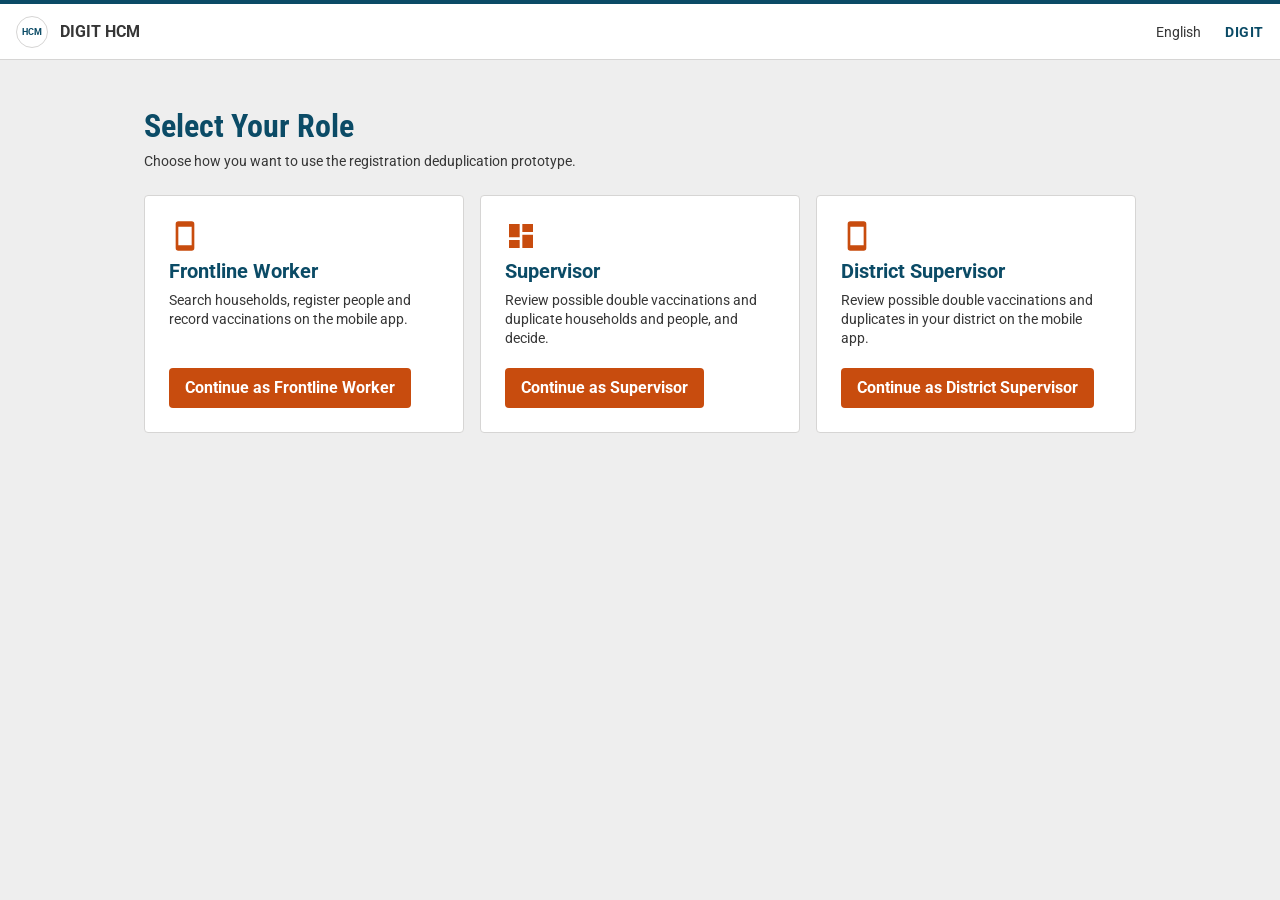
<file: index.html>
<!DOCTYPE html>
<html lang="en">
<head>
<meta charset="UTF-8" />
<meta name="viewport" content="width=device-width, initial-scale=1.0" />
<title>Duplication Flow – Select Your Role</title>
<link rel="preconnect" href="https://fonts.googleapis.com">
<link rel="preconnect" href="https://fonts.gstatic.com" crossorigin>
<link href="https://fonts.googleapis.com/css2?family=Roboto+Condensed:wght@400;700&family=Roboto:wght@400;500;700&display=swap" rel="stylesheet">
<link rel="stylesheet" href="supervisor.css?v=16" />
</head>
<body class="role-page">
  <header class="topbar">
    <div class="brand"><span class="brand-mark">HCM</span><span>DIGIT HCM</span></div>
    <div class="topbar-right"><span>English</span><span class="brand-digit">DIGIT</span></div>
  </header>
  <main class="role-main">
    <h1 class="page-title">Select Your Role</h1>
    <p class="page-desc">Choose how you want to use the registration deduplication prototype.</p>
    <ul class="role-list">
      <li>
        <a class="role-card" href="worker.html">
          <svg viewBox="0 0 24 24" aria-hidden="true"><path fill="currentColor" d="M17 1H7a2 2 0 0 0-2 2v18a2 2 0 0 0 2 2h10a2 2 0 0 0 2-2V3a2 2 0 0 0-2-2zm0 18H7V5h10v14z"/></svg>
          <span class="role-name">Frontline Worker</span>
          <span class="role-desc">Search households, register people and record vaccinations on the mobile app.</span>
          <span class="btn btn-primary">Continue as Frontline Worker</span>
        </a>
      </li>
      <li>
        <a class="role-card" href="supervisor.html">
          <svg viewBox="0 0 24 24" aria-hidden="true"><path fill="currentColor" d="M3 13h8V3H3v10zm0 8h8v-6H3v6zm10 0h8V11h-8v10zm0-18v6h8V3h-8z"/></svg>
          <span class="role-name">Supervisor</span>
          <span class="role-desc">Review possible double vaccinations and duplicate households and people, and decide.</span>
          <span class="btn btn-primary">Continue as Supervisor</span>
        </a>
      </li>
      <li>
        <a class="role-card" href="district.html">
          <svg viewBox="0 0 24 24" aria-hidden="true"><path fill="currentColor" d="M17 1H7a2 2 0 0 0-2 2v18a2 2 0 0 0 2 2h10a2 2 0 0 0 2-2V3a2 2 0 0 0-2-2zm0 18H7V5h10v14z"/></svg>
          <span class="role-name">District Supervisor</span>
          <span class="role-desc">Review possible double vaccinations and duplicates in your district on the mobile app.</span>
          <span class="btn btn-primary">Continue as District Supervisor</span>
        </a>
      </li>
    </ul>
  </main>
</body>
</html>
</file>
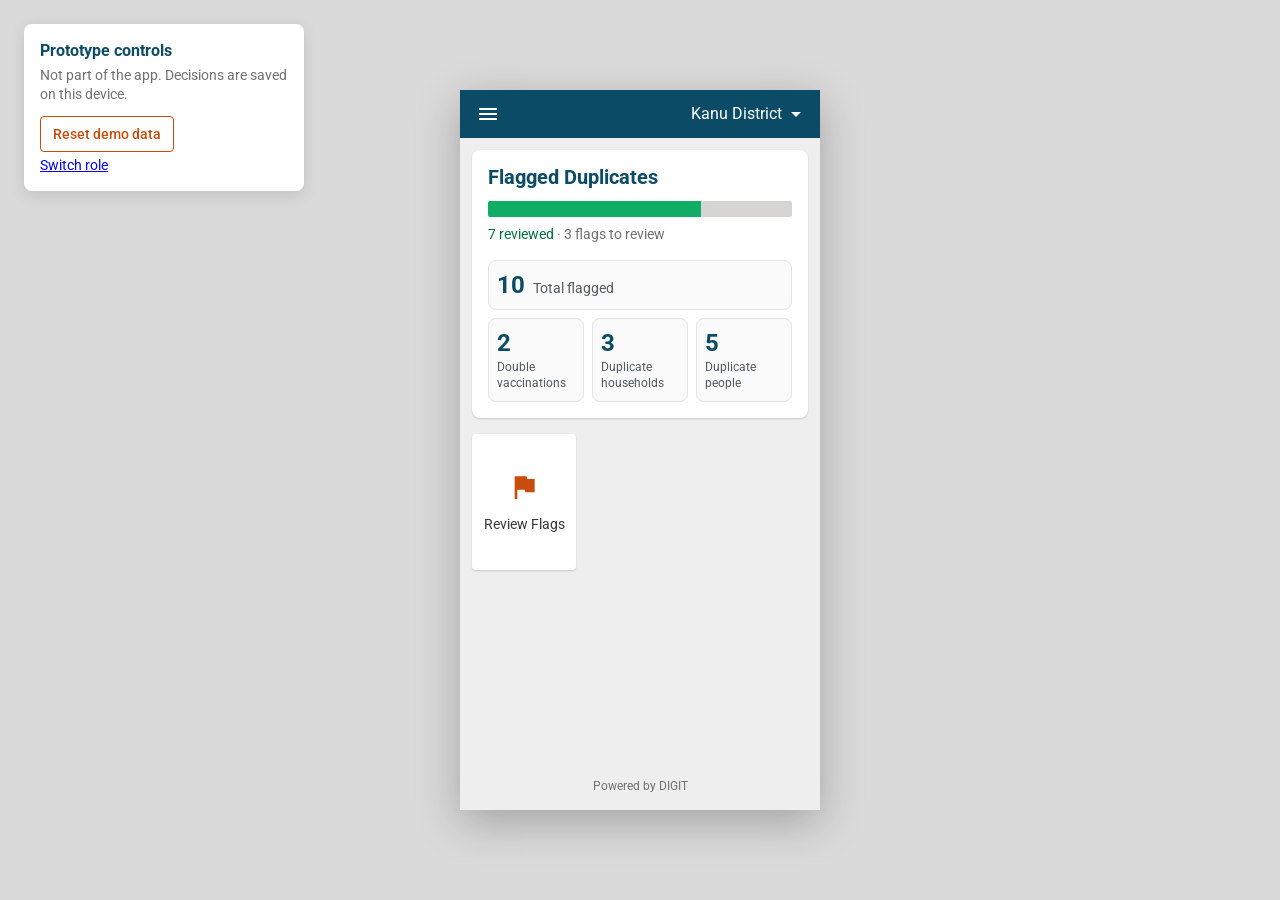
<file: district.html>
<!DOCTYPE html>
<html lang="en">
<head>
<meta charset="UTF-8" />
<meta name="viewport" content="width=device-width, initial-scale=1.0, viewport-fit=cover" />
<meta name="theme-color" content="#0B4B66" />
<title>Duplication Flow – District Supervisor</title>
<link rel="preconnect" href="https://fonts.googleapis.com">
<link rel="preconnect" href="https://fonts.gstatic.com" crossorigin>
<link href="https://fonts.googleapis.com/css2?family=Roboto+Condensed:wght@400;700&family=Roboto:wght@400;500;700&display=swap" rel="stylesheet">
<link rel="stylesheet" href="app.css?v=5" />
<link rel="stylesheet" href="district.css?v=19" />
</head>
<body>
  <aside class="demo" aria-labelledby="demo-title">
    <h2 id="demo-title">Prototype controls</h2>
    <p class="demo-note">Not part of the app. Decisions are saved on this device.</p>
    <button id="demo-reset" type="button">Reset demo data</button>
    <p class="demo-note"><a href="index.html">Switch role</a></p>
  </aside>
  <main class="phone" id="phone" aria-live="polite"></main>
  <script src="district.js?v=28"></script>
</body>
</html>
</file>
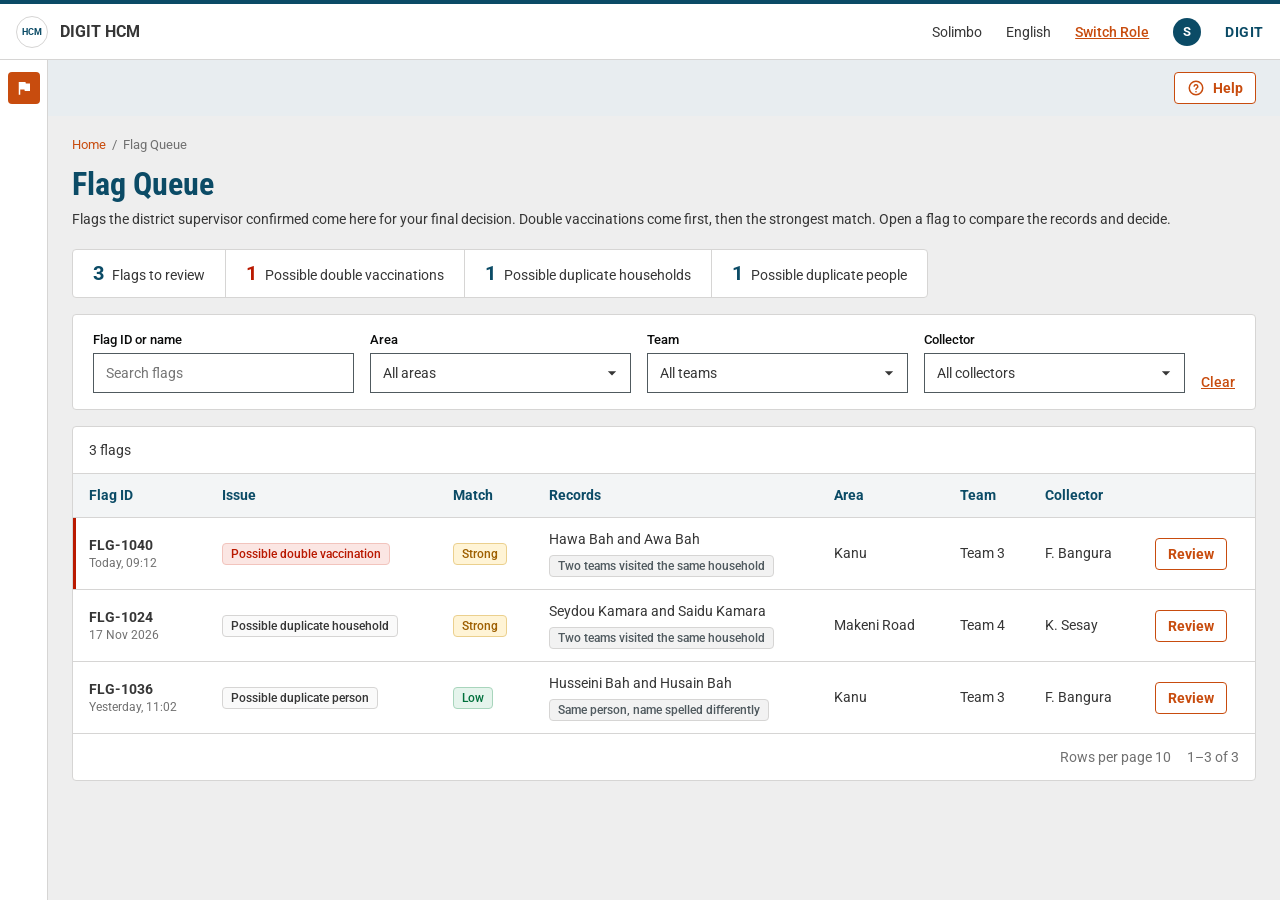
<file: supervisor.html>
<!DOCTYPE html>
<html lang="en">
<head>
<meta charset="UTF-8" />
<meta name="viewport" content="width=device-width, initial-scale=1.0" />
<title>Flag Queue – Duplication Flow</title>
<link rel="preconnect" href="https://fonts.googleapis.com">
<link rel="preconnect" href="https://fonts.gstatic.com" crossorigin>
<link href="https://fonts.googleapis.com/css2?family=Roboto+Condensed:wght@400;700&family=Roboto:wght@400;500;700&display=swap" rel="stylesheet">
<link rel="stylesheet" href="supervisor.css?v=39" />
</head>
<body>
  <header class="topbar">
    <div class="brand"><span class="brand-mark">HCM</span><span>DIGIT HCM</span></div>
    <div class="topbar-right">
      <span>Solimbo</span>
      <span>English</span>
      <a class="role-switch" href="index.html">Switch Role</a>
      <span class="avatar" aria-label="Supervisor">S</span>
      <span class="brand-digit">DIGIT</span>
    </div>
  </header>
  <div class="shell">
    <nav class="sidenav" aria-label="Supervisor">
      <a href="#/flags" data-nav="flags" aria-label="Flag queue" title="Flag queue"><svg viewBox="0 0 24 24" aria-hidden="true"><path fill="currentColor" d="M14.4 6 14 4H5v17h2v-7h5.6l.4 2h7V6z"/></svg></a>
    </nav>
    <div class="content">
      <div class="subbar">
        <button class="btn btn-secondary btn-sm" type="button" data-action="help">
          <svg viewBox="0 0 24 24" fill="none" aria-hidden="true"><circle cx="12" cy="12" r="9" stroke="currentColor" stroke-width="2"/><path d="M9.5 9.5a2.5 2.5 0 0 1 4.9.7c0 1.6-2.4 2.1-2.4 3.6" stroke="currentColor" stroke-width="2" stroke-linecap="round"/><circle cx="12" cy="17" r="1.1" fill="currentColor"/></svg>Help
        </button>
      </div>
      <main class="page" id="page" tabindex="-1"></main>
    </div>
  </div>
  <div class="toast" id="toast" role="status" hidden></div>
  <script src="supervisor.js?v=39"></script>
</body>
</html>
</file>
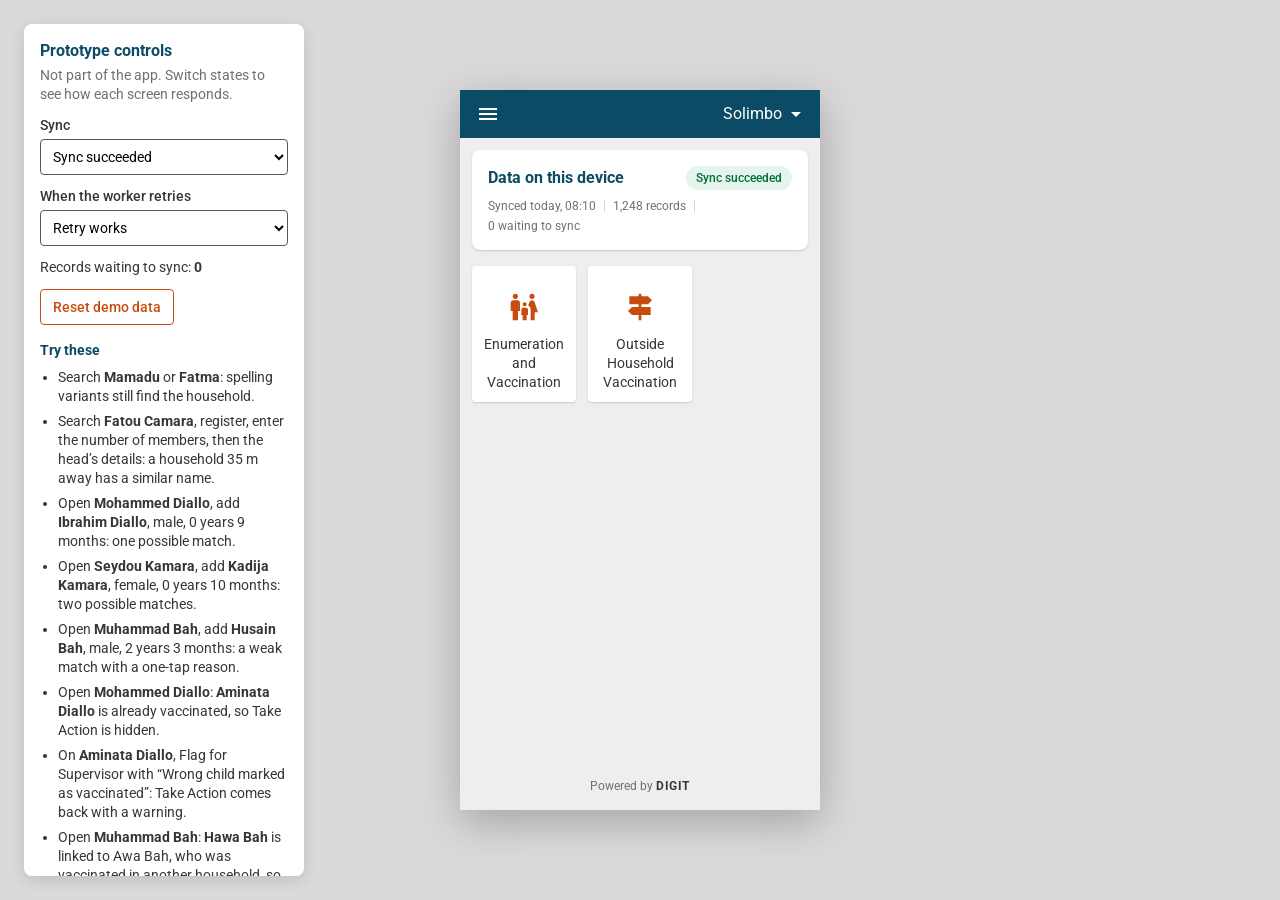
<file: worker.html>
<!DOCTYPE html>
<html lang="en">
<head>
<meta charset="UTF-8" />
<meta name="viewport" content="width=device-width, initial-scale=1.0, viewport-fit=cover" />
<meta name="theme-color" content="#0B4B66" />
<title>Duplication Flow – Frontline Worker</title>
<link rel="preconnect" href="https://fonts.googleapis.com">
<link rel="preconnect" href="https://fonts.gstatic.com" crossorigin>
<link href="https://fonts.googleapis.com/css2?family=Roboto+Condensed:wght@400;700&family=Roboto:wght@400;500;700&display=swap" rel="stylesheet">
<link rel="stylesheet" href="app.css?v=5" />
</head>
<body>
  <aside class="demo" id="demo" aria-labelledby="demo-title">
    <h2 id="demo-title">Prototype controls</h2>
    <p class="demo-note">Not part of the app. Switch states to see how each screen responds.</p>
    <label for="demo-sync">Sync</label>
    <select id="demo-sync">
      <option value="ok">Sync succeeded</option>
      <option value="pending">Sync pending</option>
      <option value="failed">Sync failed</option>
    </select>
    <label for="demo-retry">When the worker retries</label>
    <select id="demo-retry">
      <option value="yes">Retry works</option>
      <option value="no">Retry fails</option>
    </select>
    <p class="demo-stat">Records waiting to sync: <b id="demo-pending">0</b></p>
    <button id="demo-reset" type="button">Reset demo data</button>

    <h3>Try these</h3>
    <ul>
      <li>Search <b>Mamadu</b> or <b>Fatma</b>: spelling variants still find the household.</li>
      <li>Search <b>Fatou Camara</b>, register, enter the number of members, then the head’s details: a household 35 m away has a similar name.</li>
      <li>Open <b>Mohammed Diallo</b>, add <b>Ibrahim Diallo</b>, male, 0 years 9 months: one possible match.</li>
      <li>Open <b>Seydou Kamara</b>, add <b>Kadija Kamara</b>, female, 0 years 10 months: two possible matches.</li>
      <li>Open <b>Muhammad Bah</b>, add <b>Husain Bah</b>, male, 2 years 3 months: a weak match with a one-tap reason.</li>
      <li>Open <b>Mohammed Diallo</b>: <b>Aminata Diallo</b> is already vaccinated, so Take Action is hidden.</li>
      <li>On <b>Aminata Diallo</b>, Flag for Supervisor with “Wrong child marked as vaccinated”: Take Action comes back with a warning.</li>
      <li>Open <b>Muhammad Bah</b>: <b>Hawa Bah</b> is linked to Awa Bah, who was vaccinated in another household, so Hawa shows vaccinated too.</li>
      <li>Register a new household with a head under 18: the age is rejected.</li>
      <li>Set sync to <b>Sync failed</b>, then search <b>Barry</b>: that household wasn’t downloaded.</li>
      <li>With <b>Sync failed</b>, Take Action on <b>Ibrahima Diallo</b>: vaccination sync failed warning.</li>
    </ul>
  </aside>

  <main class="phone" id="phone" aria-live="polite"></main>

  <script src="app.js?v=18"></script>
</body>
</html>
</file>
<file: supervisor.css>
/* Supervisor dashboard – DIGIT HCM web layout (matches Manage Registers / Studio User Management). */
:root {
  --primary-1: #C84C0E;
  --primary-1-bg: #FBEEE8;
  --primary-2: #0B4B66;
  --text: #363636;
  --text-2: #707070;
  --border: #D6D5D4;
  --bg: #EEEEEE;
  --subbar: #E8EDF0;
  --paper: #FFFFFF;
  --paper-2: #FAFAFA;
  --head: #F3F5F6;
  --error: #B91900;  --error-bg: #FBE6E3;
  --success: #00703C; --success-bg: #E5F4EC;
  --warning: #9E5F00; --warning-bg: #FFF4D6;
  --info: #0057BD;   --info-bg: #E6EEF8;
}
* { box-sizing: border-box; margin: 0; padding: 0; }
body { font-family: 'Roboto', system-ui, sans-serif; color: var(--text); background: var(--bg); font-size: 16px; line-height: 22px; }
button, input, select, textarea { font: inherit; color: inherit; }
button { background: none; border: 0; cursor: pointer; }
a { color: inherit; }
:focus-visible { outline: 2px solid var(--primary-1); outline-offset: 2px; }
.sr-only { position: absolute; width: 1px; height: 1px; overflow: hidden; clip: rect(0 0 0 0); white-space: nowrap; }
[hidden] { display: none !important; }

/* ---------- Top bar ---------- */
.topbar { height: 60px; display: flex; align-items: center; justify-content: space-between; padding: 0 16px; background: var(--paper); border-top: 4px solid var(--primary-2); border-bottom: 1px solid var(--border); position: sticky; top: 0; z-index: 20; }
.brand { display: flex; align-items: center; gap: 12px; font-weight: 700; color: var(--text); }
.brand-mark { width: 32px; height: 32px; border-radius: 50%; border: 1px solid var(--border); display: grid; place-items: center; font-size: 9px; font-weight: 700; color: var(--primary-2); }
.topbar-right { display: flex; align-items: center; gap: 24px; font-size: 14px; }
.brand-digit { font-weight: 700; color: var(--primary-2); letter-spacing: .04em; }
.avatar { width: 28px; height: 28px; border-radius: 50%; background: var(--primary-2); color: #fff; display: grid; place-items: center; font-size: 13px; font-weight: 700; }
.role-switch { color: var(--primary-1); font-weight: 500; text-decoration: underline; }

/* ---------- Shell ---------- */
.shell { display: flex; min-height: calc(100vh - 60px); }
.sidenav { width: 48px; flex: 0 0 48px; background: var(--paper); border-right: 1px solid var(--border); padding-top: 12px; display: flex; flex-direction: column; align-items: center; gap: 4px; align-self: stretch; }
.sidenav a { width: 32px; height: 32px; border-radius: 4px; display: grid; place-items: center; color: var(--text); }
.sidenav a svg { width: 18px; height: 18px; }
.sidenav a[aria-current="page"] { background: var(--primary-1); color: #fff; }
.sidenav a:hover:not([aria-current="page"]) { background: var(--paper-2); }
.content { flex: 1 1 auto; min-width: 0; }
.subbar { height: 56px; display: flex; align-items: center; justify-content: flex-end; gap: 12px; padding: 0 24px; background: var(--subbar); }
.page { padding: 20px 24px 48px; }
.page:focus { outline: none; }

/* ---------- Page head ---------- */
.crumbs { display: flex; gap: 6px; font-size: 13px; line-height: 18px; color: var(--text-2); }
.crumbs a { color: var(--primary-1); text-decoration: none; }
.crumbs a:hover { text-decoration: underline; }
.page-head { margin-top: 12px; display: flex; align-items: flex-start; justify-content: space-between; gap: 24px; }
.page-title { font-family: 'Roboto Condensed', 'Roboto', sans-serif; font-weight: 700; font-size: 32px; line-height: 36px; color: var(--primary-2); }
.page-desc { margin-top: 8px; font-size: 14px; line-height: 19px; color: var(--text); }
.head-actions { display: flex; gap: 12px; flex: 0 0 auto; }

/* ---------- Buttons ---------- */
.btn { height: 40px; padding: 0 16px; display: inline-flex; align-items: center; justify-content: center; gap: 8px; border-radius: 4px; font-size: 16px; font-weight: 700; line-height: 22px; text-decoration: none; white-space: nowrap; }
.btn svg { width: 18px; height: 18px; }
.btn-primary { background: var(--primary-1); color: #fff; }
.btn-secondary { background: var(--paper); color: var(--primary-1); border: 1px solid var(--primary-1); }
.btn-sm { height: 32px; padding: 0 12px; font-size: 14px; }
.btn:disabled { background: #C5C5C5; color: #fff; border-color: #C5C5C5; cursor: not-allowed; }
.btn-secondary:disabled { background: var(--paper); color: #C5C5C5; }
.link { color: var(--primary-1); font-weight: 500; text-decoration: underline; font-size: 14px; }

/* ---------- Stat strip ---------- */
.stats { margin-top: 20px; display: inline-flex; flex-wrap: wrap; background: var(--paper); border: 1px solid var(--border); border-radius: 4px; }
.stat { display: flex; align-items: baseline; gap: 8px; padding: 12px 20px; }
.stat + .stat { border-left: 1px solid var(--border); }
.stat b { font-size: 20px; line-height: 23px; color: var(--primary-2); }
.stat span { font-size: 14px; line-height: 19px; color: var(--text); }
.stat.is-alert b { color: var(--error); }

/* ---------- Cards, filters ---------- */
.card { margin-top: 16px; background: var(--paper); border: 1px solid var(--border); border-radius: 4px; }
.card-pad { padding: 16px 20px; }
.card-title { font-size: 20px; line-height: 23px; font-weight: 700; color: var(--primary-2); }
.card-sub { margin-top: 4px; font-size: 14px; line-height: 19px; color: var(--text-2); }
.filters { display: flex; flex-wrap: wrap; align-items: flex-end; gap: 12px 16px; padding: 16px 20px; }
.filter { display: flex; flex-direction: column; gap: 4px; min-width: 170px; flex: 1 1 170px; }
.filter label { font-size: 13px; line-height: 18px; font-weight: 500; color: #0B0C0C; }
.input, select.input { height: 40px; border: 1px solid #505A5F; border-radius: 0; background: var(--paper); padding: 0 12px; font-size: 14px; width: 100%; }
select.input { appearance: none; -webkit-appearance: none; padding-right: 32px; background-image: url("data:image/svg+xml,%3Csvg xmlns='http://www.w3.org/2000/svg' viewBox='0 0 24 24'%3E%3Cpath fill='%23363636' d='M7 10l5 5 5-5z'/%3E%3C/svg%3E"); background-repeat: no-repeat; background-position: right 8px center; background-size: 20px; }
.input:focus { outline: none; border: 2px solid var(--primary-1); padding: 0 11px; }
textarea.input { height: auto; min-height: 80px; padding: 10px 12px; resize: vertical; }
.filter-actions { display: flex; align-items: center; gap: 16px; margin-left: auto; }

/* ---------- Table ---------- */
.table-bar { display: flex; align-items: center; justify-content: space-between; gap: 12px; padding: 12px 16px; font-size: 14px; color: var(--text); }
.table-wrap { overflow-x: auto; }
table.data { width: 100%; border-collapse: collapse; font-size: 14px; line-height: 19px; }
table.data th { background: var(--head); color: var(--primary-2); font-weight: 700; text-align: left; padding: 12px 16px; border-top: 1px solid var(--border); border-bottom: 1px solid var(--border); white-space: nowrap; }
table.data td { padding: 12px 16px; border-bottom: 1px solid var(--border); vertical-align: middle; }
table.data tbody tr:hover td { background: var(--paper-2); }
table.data tr.is-alert td:first-child { box-shadow: inset 3px 0 0 var(--error); }
.cell-strong { font-weight: 700; color: var(--text); }
.cell-sub { display: block; font-size: 12px; line-height: 16px; color: var(--text-2); }
.table-foot { display: flex; align-items: center; justify-content: flex-end; gap: 16px; padding: 12px 16px; font-size: 14px; color: var(--text-2); }
.empty-row td { text-align: center; padding: 40px 16px; color: var(--text); }

/* ---------- Tags ---------- */
.tag { display: inline-flex; align-items: center; gap: 4px; height: 22px; padding: 0 8px; border-radius: 4px; border: 1px solid; font-size: 12px; line-height: 16px; font-weight: 500; white-space: nowrap; }
.tag svg { width: 12px; height: 12px; }
.tag-error { color: var(--error); background: var(--error-bg); border-color: #F2C4BD; }
.tag-warning { color: var(--warning); background: var(--warning-bg); border-color: #EBD08E; }
.tag-success { color: var(--success); background: var(--success-bg); border-color: #A8D5BC; }
.tag-info { color: var(--info); background: var(--info-bg); border-color: #B3CBEA; }
.tag-neutral { color: var(--text); background: var(--paper-2); border-color: var(--border); }

/* ---------- Review (S2 / S3) ---------- */
.rec-pair { margin-top: 16px; display: grid; grid-template-columns: 1fr 1fr; gap: 16px; }
.rec { background: var(--paper-2); border: 1px solid var(--border); border-radius: 4px; padding: 16px; min-width: 0; }
.rec-head { display: flex; align-items: baseline; justify-content: space-between; gap: 8px; padding-bottom: 12px; border-bottom: 1px solid var(--border); }
.rec-head h3 { font-size: 16px; line-height: 18px; font-weight: 700; color: var(--primary-2); }
.rec-id { font-size: 12px; line-height: 16px; color: var(--text-2); font-weight: 500; }
.rec-rows { margin-top: 4px; }
.rec-rows > div { display: grid; grid-template-columns: 42% 1fr; gap: 12px; padding: 10px 8px; margin: 0 -8px; border-bottom: 1px solid #ECECEC; font-size: 14px; line-height: 19px; }
.rec-rows > div:last-child { border-bottom: 0; }
.rec-rows dt { color: var(--text-2); }
.rec-rows dd { color: var(--text); word-break: break-word; }
.rec-rows > div[class^="m-"] { border-radius: 4px; box-shadow: inset 3px 0 0 var(--m-c); background: var(--m-bg); }
.rec-rows > div[class^="m-"] dd { font-weight: 500; }
.m-same { --m-c: var(--success); --m-bg: #F6FCF8; }
.m-similar { --m-c: #B57F00; --m-bg: #FFFAEB; }
.m-diff { --m-c: var(--error); --m-bg: #FFF8F7; }
.m-legend { list-style: none; margin-top: 12px; display: flex; gap: 16px; font-size: 12px; line-height: 16px; color: var(--text); }
.m-legend li { display: inline-flex; align-items: center; gap: 6px; }
.m-legend li::before { content: ""; width: 12px; height: 12px; border-radius: 2px; background: var(--m-bg); box-shadow: inset 3px 0 0 var(--m-c); border: 1px solid var(--m-c); }
.rec-sub { display: block; margin-top: 2px; font-size: 12px; line-height: 16px; font-weight: 500; color: var(--warning); }
.sub-title { margin-top: 24px; font-size: 16px; line-height: 18px; font-weight: 700; color: var(--primary-2); }
.person-pair { margin-top: 16px; }
.person-pair-head { display: flex; align-items: center; justify-content: space-between; gap: 12px; }
.person-pair-head h4 { font-size: 14px; line-height: 19px; font-weight: 700; color: var(--text); }
.person-pair .rec-pair { margin-top: 8px; }
.rec-empty p { margin-top: 12px; font-size: 14px; line-height: 19px; color: var(--text-2); }
.pair-list { margin-top: 12px; display: flex; flex-direction: column; gap: 8px; }
.pair-row { display: grid; grid-template-columns: 1fr 1fr auto; gap: 16px; align-items: center; background: var(--paper-2); border: 1px solid var(--border); border-radius: 4px; padding: 12px 16px; font-size: 14px; line-height: 19px; }
.pair-row > div { display: flex; flex-direction: column; gap: 2px; min-width: 0; }
.pair-lbl { font-size: 12px; line-height: 16px; color: var(--text-2); }
.pair-match { align-items: flex-end; }
.pair-none { font-size: 12px; color: var(--text-2); }
.rec-notes { margin-top: 16px; display: grid; gap: 12px; }
.rec-notes > div { background: var(--paper-2); border: 1px solid var(--border); border-radius: 4px; padding: 12px 16px; }
.rec-notes h3 { font-size: 14px; line-height: 19px; font-weight: 700; color: var(--primary-2); }
.rec-notes p { margin-top: 2px; font-size: 14px; line-height: 19px; color: var(--text); }
@media (max-width: 1100px) { .rec-pair { grid-template-columns: 1fr; } }
.review-side { position: sticky; top: 76px; }
.review-side > .card { margin-top: 16px; }
.review-grid { display: grid; grid-template-columns: minmax(0, 2fr) minmax(300px, 1fr); gap: 16px; align-items: start; }
.signals { display: flex; flex-wrap: wrap; gap: 6px; margin-top: 12px; }
.cmp { width: 100%; border-collapse: collapse; font-size: 14px; line-height: 19px; margin-top: 12px; }
.cmp th, .cmp td { padding: 10px 12px; border-bottom: 1px solid var(--border); text-align: left; vertical-align: top; }
.cmp thead th { background: var(--head); color: var(--primary-2); font-weight: 700; }
.cmp tbody th { color: var(--text-2); font-weight: 400; width: 26%; }
.cmp td.is-diff { background: var(--warning-bg); font-weight: 500; }
.section-label { margin-top: 20px; font-size: 16px; line-height: 18px; font-weight: 700; color: var(--primary-2); }
.meta { display: grid; grid-template-columns: auto 1fr; gap: 8px 16px; margin-top: 12px; font-size: 14px; line-height: 19px; }
.meta dt { color: var(--text-2); }
.map { margin-top: 12px; border: 1px solid var(--border); border-radius: 4px; background: #E9EFE8; display: block; width: 100%; height: auto; }
.decide { display: flex; flex-direction: column; gap: 10px; border: 0; padding: 0; min-width: 0; }
.decide legend { padding: 0; margin-bottom: 4px; }
.radio { display: flex; align-items: flex-start; gap: 10px; font-size: 16px; line-height: 22px; cursor: pointer; }
.radio input { appearance: none; -webkit-appearance: none; width: 20px; height: 20px; margin-top: 1px; flex: 0 0 20px; border: 1px solid #505A5F; border-radius: 50%; display: grid; place-items: center; cursor: pointer; }
.radio input::after { content: ""; width: 10px; height: 10px; border-radius: 50%; background: var(--primary-1); transform: scale(0); }
.radio input:checked { border-color: var(--primary-1); }
.radio input:checked::after { transform: scale(1); }
.radio small { display: block; font-size: 13px; line-height: 18px; color: var(--text-2); }
.field { margin-top: 16px; display: flex; flex-direction: column; gap: 4px; }
.field > label { font-size: 14px; line-height: 19px; font-weight: 500; color: #0B0C0C; }
.err { font-size: 13px; color: var(--error); }
.card-actions { margin-top: 20px; display: flex; justify-content: flex-end; gap: 12px; }
.done-note { margin-top: 12px; padding: 10px 12px; border-radius: 4px; background: var(--success-bg); color: var(--success); font-size: 14px; }

/* ---------- Tabs (S4) ---------- */
.tabs { display: flex; gap: 0; border-bottom: 1px solid var(--border); padding: 0 16px; }
.tab { padding: 12px 16px; font-size: 14px; font-weight: 500; color: var(--text-2); border-bottom: 3px solid transparent; margin-bottom: -1px; }
.tab[aria-selected="true"] { color: var(--primary-1); border-bottom-color: var(--primary-1); font-weight: 700; }
.alias-names { display: flex; flex-wrap: wrap; gap: 4px; }
.row-actions { display: flex; gap: 8px; }

/* ---------- Insights (S5): single-series bar lists ---------- */
.insight-grid { display: grid; grid-template-columns: repeat(2, minmax(0, 1fr)); gap: 16px; }
@media (max-width: 900px) { .insight-grid { grid-template-columns: 1fr; } }
.bars { list-style: none; margin-top: 16px; display: flex; flex-direction: column; gap: 10px; }
.bar-row { display: grid; grid-template-columns: 130px 1fr 52px; align-items: center; gap: 12px; font-size: 14px; line-height: 19px; position: relative; }
.bar-label { color: var(--text); overflow: hidden; text-overflow: ellipsis; white-space: nowrap; }
.bar-track { height: 16px; display: flex; align-items: center; }
.bar { height: 12px; min-width: 2px; background: var(--primary-2); border-radius: 0 4px 4px 0; }
.bar-row:hover .bar, .bar-row:focus-within .bar { background: #083A50; }
.bar-val { text-align: right; font-variant-numeric: tabular-nums; color: var(--text); font-weight: 500; }
.bar-tip { position: absolute; left: 140px; bottom: calc(100% + 4px); padding: 6px 10px; background: #363636; color: #fff; border-radius: 4px; font-size: 12px; line-height: 16px; white-space: nowrap; opacity: 0; pointer-events: none; transition: opacity .1s; z-index: 2; }
.bar-row:hover .bar-tip, .bar-row:focus-within .bar-tip { opacity: 1; }
.chart-note { margin-top: 12px; font-size: 12px; line-height: 16px; color: var(--text-2); }
.toggle-table { margin-top: 12px; }

/* ---------- Toast ---------- */
.toast { position: fixed; left: 50%; bottom: 24px; transform: translateX(-50%); background: #363636; color: #fff; padding: 12px 16px; border-radius: 4px; font-size: 14px; z-index: 50; max-width: 90vw; }

/* ---------- Role select page ---------- */
.role-page { background: var(--bg); }
.role-main { max-width: 1040px; margin: 0 auto; padding: 48px 24px; }
.role-list { list-style: none; margin-top: 24px; display: grid; grid-template-columns: repeat(auto-fit, minmax(240px, 1fr)); gap: 16px; }
.role-card { height: 100%; display: flex; flex-direction: column; align-items: flex-start; gap: 8px; padding: 24px; background: var(--paper); border: 1px solid var(--border); border-radius: 4px; text-decoration: none; }
.role-card:hover { border-color: var(--primary-1); }
.role-card > svg { width: 32px; height: 32px; color: var(--primary-1); }
.role-name { font-size: 20px; line-height: 23px; font-weight: 700; color: var(--primary-2); }
.role-desc { font-size: 14px; line-height: 19px; color: var(--text); flex: 1 1 auto; }
.role-card .btn { margin-top: 12px; }

@media (max-width: 900px) {
  .review-grid { grid-template-columns: 1fr; }
  .page-head { flex-direction: column; }
}
@media (max-width: 600px) {
  .page { padding: 16px; }
  .subbar { padding: 0 16px; }
  .page-title { font-size: 28px; line-height: 32px; }
  .stats { display: flex; }
  .stat { flex: 1 1 50%; }
  .stat + .stat { border-left: 0; }
}

/* ---------- S5 Duplication Dashboard ---------- */
.kpis { margin-top: 20px; display: grid; grid-template-columns: repeat(4, minmax(0, 1fr)); gap: 16px; }
.kpi { background: var(--paper); border: 1px solid var(--border); border-radius: 4px; padding: 16px 20px; display: flex; flex-direction: column; gap: 4px; }
.kpi-num { font-size: 32px; line-height: 36px; font-weight: 700; color: var(--primary-2); font-variant-numeric: tabular-nums; }
.kpi.is-alert .kpi-num { color: var(--error); }
.kpi-label { font-size: 14px; line-height: 19px; font-weight: 500; color: var(--text); }
.kpi-note { font-size: 12px; line-height: 16px; color: var(--text-2); }
.dash-grid { margin-top: 16px; display: grid; grid-template-columns: repeat(2, minmax(0, 1fr)); gap: 16px; }
.dash-grid > .card { margin-top: 0; }
.chart-card { display: flex; flex-direction: column; }
.chart-card .toggle-table { align-self: flex-start; margin-top: auto; padding-top: 12px; }
.donut-wrap { margin-top: 16px; display: flex; align-items: center; gap: 24px; flex-wrap: wrap; }
.donut { width: 180px; height: 180px; flex: 0 0 180px; }
.donut .slice { stroke: var(--paper); stroke-width: 2; cursor: pointer; }
.donut .slice:hover, .donut .slice:focus { opacity: .85; outline: none; }
.donut-total { font-size: 28px; font-weight: 700; fill: var(--primary-2); font-family: 'Roboto', sans-serif; }
.donut-unit { font-size: 12px; fill: var(--text-2); font-family: 'Roboto', sans-serif; }
.legend { list-style: none; flex: 1 1 180px; display: flex; flex-direction: column; gap: 8px; font-size: 14px; line-height: 19px; }
.legend li { display: grid; grid-template-columns: 12px 1fr auto 44px; gap: 8px; align-items: center; }
.legend .sw { width: 12px; height: 12px; border-radius: 3px; }
.lg-label { color: var(--text); }
.lg-val { color: var(--text); font-weight: 700; font-variant-numeric: tabular-nums; text-align: right; }
.lg-pct { color: var(--text-2); font-variant-numeric: tabular-nums; text-align: right; }
.trend { margin-top: 12px; width: 100%; height: auto; display: block; }
.trend .grid { stroke: #E6E6E6; stroke-width: 1; }
.trend .axis { font-size: 11px; fill: var(--text-2); font-family: 'Roboto', sans-serif; }
.trend-line { fill: none; stroke: var(--primary-2); stroke-width: 2; stroke-linejoin: round; }
.trend .pt circle { fill: var(--primary-2); stroke: var(--paper); stroke-width: 2; }
.trend .pt .hit { fill: transparent; }
.trend .pt:hover circle, .trend .pt:focus circle { r: 6; }
.trend .pt:focus { outline: none; }
.chart-tip { position: fixed; z-index: 60; padding: 6px 10px; background: #363636; color: #fff; border-radius: 4px; font-size: 12px; line-height: 16px; pointer-events: none; white-space: nowrap; }
@media (max-width: 1100px) { .kpis { grid-template-columns: repeat(2, minmax(0, 1fr)); } }
@media (max-width: 900px) { .dash-grid { grid-template-columns: 1fr; } }


/* Sync failed notice: same component in desktop and mobile review */
.sync-notice { margin-top: 16px; display: flex; gap: 10px; padding: 12px; border-radius: 4px; background: #FFF4D6; border-left: 4px solid #B57F00; color: var(--text); font-size: 14px; line-height: 19px; }
.sync-notice > svg { flex: 0 0 20px; width: 20px; height: 20px; color: #B57F00; }
.sync-notice-title { font-weight: 700; color: #6B4A00; margin-bottom: 2px; }

/* Review summary: label above value, in a row */
.review-main > .card + .card, .review-main > .sync-notice + .card { margin-top: 16px; }
.review-main > .card:first-child { margin-top: 16px; }
.flag-kv { display: flex; flex-wrap: wrap; gap: 16px 48px; }
.flag-kv dt { font-size: 12px; line-height: 16px; color: var(--text-2); }
.flag-kv dd { margin-top: 4px; font-size: 16px; line-height: 20px; font-weight: 700; color: var(--primary-2); }

/* Possible cause row in the summary */
.cause-val { display: inline-flex; align-items: center; gap: 6px; color: #8A5A00; font-weight: 700; }
.cause-val svg { width: 18px; height: 18px; flex: 0 0 18px; }
.cause-sub { display: block; margin-top: 2px; font-size: 13px; line-height: 18px; font-weight: 400; color: #707070; }

/* Summary hierarchy: reason + match, possible cause, then small meta */
.sum-top { display: flex; align-items: flex-start; justify-content: space-between; gap: 12px; }
.sum-reason { font-size: 20px; line-height: 24px; font-weight: 700; color: var(--primary-2); }
.sum-top > :last-child { flex: 0 0 auto; margin-top: 2px; }
.sum-cause { margin-top: 8px; display: flex; align-items: center; gap: 6px; font-size: 14px; line-height: 19px; color: #8A5A00; }
.sum-cause svg { width: 18px; height: 18px; flex: 0 0 18px; }
.sum-cause b { font-weight: 700; }
.sum-wreason { margin-top: 6px; font-size: 14px; line-height: 19px; color: var(--text); }
.sum-meta { margin-top: 12px; padding-top: 12px; border-top: 1px solid #ECECEC; display: flex; flex-wrap: wrap; gap: 8px 24px; }
.sum-meta > div { display: flex; gap: 6px; align-items: baseline; }
.sum-meta dt { font-size: 13px; line-height: 18px; color: #707070; }
.sum-meta dd { font-size: 13px; line-height: 18px; font-weight: 500; color: var(--text); }

/* Summary: label left, value right; reason first */
.kv-rows > div { display: flex; align-items: center; justify-content: space-between; gap: 16px; padding: 10px 0; border-bottom: 1px solid #ECECEC; }
.kv-rows > div:first-child { padding-top: 0; }
.kv-rows > div:last-child { border-bottom: 0; padding-bottom: 0; }
.kv-rows dt { font-size: 14px; line-height: 19px; color: #505A5F; }
.kv-rows dd { font-size: 14px; line-height: 19px; font-weight: 500; color: var(--text); text-align: right; }
.kv-rows dd.kv-main { font-size: 16px; line-height: 20px; font-weight: 700; color: var(--primary-2); }
.kv-rows dd.kv-cause { display: inline-flex; align-items: center; gap: 6px; font-weight: 700; color: #8A5A00; }
.kv-rows dd.kv-cause svg { width: 18px; height: 18px; flex: 0 0 18px; }

.flag-kv dd.kv-cause { display: inline-flex; align-items: center; gap: 6px; color: #8A5A00; }
.flag-kv dd.kv-cause svg { width: 18px; height: 18px; flex: 0 0 18px; }
.flag-kv dd.kv-cause svg { display: none; }

/* District supervisor's response, shown to the supervisor */
.ds-card { border-left: 4px solid var(--primary-2); }
.ds-card .flag-kv { margin-top: 12px; }
.ds-comment { margin-top: 12px; font-size: 14px; line-height: 19px; color: var(--text); }
.ds-sub { color: var(--primary-2) !important; font-weight: 500; }

/* Neutral cause tag */
.cause-tag { display: inline-block; margin-top: 4px; padding: 2px 8px; border-radius: 4px; border: 1px solid var(--border); background: #F2F2F2; color: #505A5F; font-size: 12px; line-height: 16px; font-weight: 500; }
td .cause-tag { display: block; width: fit-content; margin-top: 6px; }
</file>
<file: app.css>
/* Polio – Outside Household Vaccination (mobile prototype)
   All sizes are in 360 × 720 frame units, measured off the
   Transit Post Overview reference screen. */

:root {
  --primary-1: #C84C0E;      /* orange – CTAs, help, focus */
  --primary-2: #0B4B66;      /* teal – headings, status bar, values */
  --bg: #EEEEEE;
  --paper: #FFFFFF;
  --paper-2: #FAFAFA;        /* chip fill */
  --text: #363636;            /* text primary (no black except input labels) */
  --text-2: #707070;          /* text secondary */
  --border: #D6D5D4;
  --input-border: #505A5F;
  --tag-bg: #DEEFFF;
  --success: #00703C;
  --error: #B91900;
  --card-shadow: 0 1px 2px rgba(0, 0, 0, 0.16);
}

* { box-sizing: border-box; margin: 0; padding: 0; }
html, body { height: 100%; }
body {
  font-family: 'Roboto', system-ui, sans-serif;
  color: var(--text);
  background: #DADADA;
  -webkit-font-smoothing: antialiased;
}
button, input { font: inherit; color: inherit; }
button { background: none; border: 0; cursor: pointer; }
:focus-visible { outline: 2px solid var(--primary-1); outline-offset: 2px; }
.page-title:focus { outline: none; }
[hidden] { display: none !important; }
.sr-only { position: absolute; width: 1px; height: 1px; overflow: hidden; clip: rect(0 0 0 0); white-space: nowrap; }

/* ---------- App frame ----------
   Full screen on phones; on larger screens a 360 × 720 phone is centred. */
body { display: flex; align-items: center; justify-content: center; min-height: 100vh; }
.phone {
  position: relative;
  width: 360px; height: 720px;
  background: var(--bg);
  overflow: hidden;
  display: flex; flex-direction: column;
  box-shadow: 0 12px 40px rgba(0,0,0,.25);
}
@media (max-width: 500px) {
  body { display: block; background: var(--bg); }
  .phone { width: 100%; height: 100vh; height: 100dvh; box-shadow: none; }
}

/* ---------- Status bar + app bar ---------- */
.status-bar { height: 24px; flex: 0 0 24px; background: var(--primary-2); }
.app-bar {
  height: 48px; flex: 0 0 48px;
  display: flex; align-items: center; justify-content: space-between;
  padding: 0 8px 0 12px;
}
.back-btn { display: inline-flex; align-items: center; gap: 6px; font-size: 16px; line-height: 22px; color: var(--primary-2); height: 40px; }
.back-btn svg { width: 8px; height: 10px; }
.help-btn { display: inline-flex; align-items: center; gap: 6px; font-size: 16px; line-height: 22px; color: var(--primary-1); height: 40px; }
.help-btn svg { width: 24px; height: 24px; }

/* ---------- Scroll body + footer ---------- */
.body { flex: 1 1 auto; overflow-y: auto; padding: 6px 12px 16px; }
.body::-webkit-scrollbar { width: 0; }
.footer {
  flex: 0 0 auto;
  background: var(--paper);
  padding: 16px 12px;
  box-shadow: 0 -1px 2px rgba(0,0,0,.06);
  display: flex; flex-direction: column; gap: 12px;
}

/* ---------- Location tag ---------- */
.tag {
  display: inline-flex; align-items: center; gap: 10px;
  height: 32px; padding: 0 15px 0 14px;
  background: var(--tag-bg);
  border: 1px solid rgba(11, 75, 102, .55);
  border-radius: 999px;
  font-size: 16px; line-height: 22px; color: var(--primary-2);
  max-width: 100%;
}
.tag svg { width: 16px; height: 16px; flex: 0 0 16px; }
.tag span { white-space: nowrap; overflow: hidden; text-overflow: ellipsis; }

/* ---------- Typography ---------- */
.page-title {
  margin-top: 14px;
  font-family: 'Roboto Condensed', 'Roboto', sans-serif;
  font-weight: 700; font-size: 32px; line-height: 36px;
  color: var(--primary-2);
}
.section-title {
  margin: 12px 0 16px;
  font-weight: 700; font-size: 16px; line-height: 22px;
  color: var(--primary-2);
}
.page-desc { margin-top: 4px; font-size: 16px; line-height: 22px; color: var(--text-2); }

/* ---------- Card ---------- */
.card {
  margin-top: 16px;
  background: var(--paper);
  border-radius: 8px;
  box-shadow: var(--card-shadow);
  padding: 16px;
}
.section-title + .card { margin-top: 0; }

/* label / value pairs (Transit post name, type …) */
.pairs { display: flex; flex-direction: column; gap: 16px; }
.pair { display: grid; grid-template-columns: 117px 1fr; column-gap: 16px; font-size: 16px; line-height: 22px; }
.pair dt { font-weight: 700; color: var(--text); }
.pair dd { color: var(--text); word-break: break-word; }

/* metric card (37 / Vaccinated Children) */
.metric-value { font-weight: 700; font-size: 24px; line-height: 27px; color: var(--primary-2); }
.metric-label { margin-top: 4px; font-size: 14px; line-height: 19px; color: var(--text); }
.chips { margin-top: 16px; display: grid; grid-template-columns: 1fr 1fr; gap: 12px; }
.chip {
  height: 34px; display: flex; align-items: center;
  padding: 0 8px;
  background: var(--paper-2);
  border: 1px solid var(--border);
  border-radius: 4px;
  font-size: 14px; line-height: 19px; color: var(--primary-2);
}
.chip b { font-weight: 700; margin-right: 4px; }

/* ---------- Buttons ---------- */
.btn {
  height: 40px; width: 100%;
  display: inline-flex; align-items: center; justify-content: center; gap: 8px;
  border-radius: 4px;
  font-size: 20px; font-weight: 700; line-height: 23px;
}
.btn svg { width: 24px; height: 24px; }
.btn-primary { background: var(--primary-1); color: #fff; }
.btn-primary:disabled { background: #C5C5C5; color: #fff; cursor: not-allowed; }   /* neutral grey, no orange tint */
.btn-secondary { background: var(--paper); color: var(--primary-1); border: 1px solid var(--primary-1); }
.btn-secondary:disabled { color: #C5C5C5; border-color: #C5C5C5; cursor: not-allowed; }
.btn-link { height: auto; width: auto; font-size: 16px; line-height: 22px; color: var(--primary-1); font-weight: 500; text-decoration: underline; }

/* ---------- Form fields ---------- */
.field { margin-top: 16px; }
.card .field:first-child { margin-top: 0; }
.field-label { display: block; font-size: 16px; line-height: 22px; font-weight: 400; color: #0B0C0C; margin-bottom: 4px; }
.field-label .req { color: var(--error); margin-left: 2px; }
.input {
  width: 100%; height: 40px;
  padding: 0 12px;
  border: 1px solid var(--input-border);
  border-radius: 4px;
  background: var(--paper);
  font-size: 16px;
}
.input:focus { outline: none; border: 2px solid var(--primary-1); padding: 0 11px; }
.input[readonly] { background: var(--paper-2); color: var(--text-2); }
.input.invalid { border: 2px solid var(--error); padding: 0 11px; }
.field-help { margin-top: 4px; font-size: 14px; line-height: 19px; color: var(--text-2); }
.field-error { margin-top: 4px; font-size: 14px; line-height: 19px; color: var(--error); display: flex; gap: 4px; align-items: center; }
.field-error[hidden] { display: none; }
.select-wrap { position: relative; }
.select-wrap select { appearance: none; -webkit-appearance: none; padding-right: 36px; cursor: pointer; }
.select-wrap svg { position: absolute; right: 10px; top: 8px; width: 24px; height: 24px; pointer-events: none; color: var(--text); }

/* radio group – full-width options */
.radios { display: flex; flex-direction: column; gap: 12px; border: 0; }
.radios.inline { flex-direction: row; gap: 24px; }
.radios legend { font-size: 16px; line-height: 22px; color: var(--text); margin-bottom: 8px; padding: 0; }
.radio { display: flex; align-items: center; gap: 12px; font-size: 16px; line-height: 22px; cursor: pointer; }
.radio input { appearance: none; -webkit-appearance: none; width: 24px; height: 24px; flex: 0 0 24px; border: 1px solid var(--input-border); border-radius: 50%; background: #fff; display: grid; place-items: center; cursor: pointer; }
.radio input::after { content: ""; width: 14px; height: 14px; border-radius: 50%; background: var(--primary-1); transform: scale(0); transition: transform .12s; }
.radio input:checked { border-color: var(--primary-1); }
.radio input:checked::after { transform: scale(1); }

/* option card – Select Vaccination Location (whole card is clickable) */
.option-list { list-style: none; }
.option-card {
  width: 100%; margin-top: 16px;
  display: flex; flex-direction: column; align-items: center; gap: 8px;
  background: var(--paper); border-radius: 8px; box-shadow: var(--card-shadow);
  padding: 16px; text-align: center; border: 1px solid transparent;
}
.option-card:hover { border-color: var(--border); }
.option-card:active { border-color: var(--primary-1); }
.option-card > .option-icon { width: 32px; height: 32px; flex: 0 0 32px; color: var(--primary-1); }
.option-main { width: 100%; }
.option-title { display: block; font-size: 20px; line-height: 23px; font-weight: 700; color: var(--primary-2); }
.option-sub { display: block; font-size: 14px; line-height: 19px; color: var(--text-2); margin-top: 4px; }

/* ---------- Search ---------- */
/* Search bar stays pinned to the top of the scroll area; bg strip hides cards scrolling under it. */
.search { position: sticky; top: -6px; z-index: 2; margin: 8px -12px 0; padding: 8px 12px; background: var(--bg); }
.search { display: flex; gap: 8px; align-items: stretch; }
.search-box { position: relative; flex: 1 1 auto; min-width: 0; }
.search-box svg { position: absolute; left: 10px; top: 8px; width: 24px; height: 24px; color: var(--text-2); pointer-events: none; }
.search .input, .search .input::placeholder { text-overflow: ellipsis; overflow: hidden; }

/* Filter button (beside search) */
.filter-btn { position: relative; flex: 0 0 auto; height: 40px; padding: 0 12px; display: inline-flex; align-items: center; gap: 6px; background: var(--paper); color: var(--primary-1); border: 1px solid var(--primary-1); border-radius: 4px; font-size: 16px; font-weight: 700; line-height: 20px; }
.filter-btn svg { width: 20px; height: 20px; }

/* Applied filter chips — DIGIT chip: #FAFAFA fill, divider border, 4px radius, grey close box */
.filter-chips { list-style: none; margin-top: 4px; display: flex; flex-wrap: wrap; align-items: center; gap: 8px; }
.filter-chip { display: inline-flex; align-items: center; gap: 8px; height: 36px; padding: 8px; background: var(--paper-2); border: 1px solid var(--border); border-radius: 4px; font-size: 14px; line-height: 19px; color: #363636; max-width: 100%; }
.filter-chip span { white-space: nowrap; overflow: hidden; text-overflow: ellipsis; }
.filter-chip-x { width: 24px; height: 24px; flex: 0 0 24px; display: grid; place-items: center; background: #787878; border: 1px solid #787878; border-radius: 4px; color: #fff; }
.filter-chip-x:hover { background: #505A5F; border-color: #505A5F; }
.filter-chip-x svg { width: 16px; height: 16px; }
.filter-clear-all { font-size: 14px; }

/* Filter dialog */
.dialog-backdrop { position: absolute; inset: 0; z-index: 10; display: flex; align-items: center; justify-content: center; padding: 16px; background: rgba(11, 12, 12, .5); }
.dialog-backdrop[hidden] { display: none; }
.dialog { width: 100%; max-width: 360px; background: var(--paper); border-radius: 8px; box-shadow: 0 8px 24px rgba(0, 0, 0, .24); padding: 16px; }
.dialog-head { display: flex; align-items: center; justify-content: space-between; margin-bottom: 16px; }
.dialog-title { display: inline-flex; align-items: center; gap: 8px; font-family: 'Roboto', sans-serif; font-weight: 700; font-size: 24px; line-height: 27px; color: var(--primary-2); }
.dialog-title svg { width: 24px; height: 24px; color: var(--primary-1); }
.dialog-close { width: 40px; height: 40px; margin-right: -8px; display: grid; place-items: center; color: var(--text); border-radius: 4px; }
.dialog-close svg { width: 24px; height: 24px; }
.filter-proximity { display: flex; align-items: center; justify-content: space-between; gap: 12px; font-size: 16px; line-height: 22px; color: var(--text); }
.switch { position: relative; width: 40px; height: 24px; flex: 0 0 40px; border-radius: 999px; background: #B1B4B6; transition: background .15s; }
.switch span { position: absolute; top: 3px; left: 3px; width: 18px; height: 18px; border-radius: 50%; background: #fff; box-shadow: 0 1px 2px rgba(0, 0, 0, .3); transition: transform .15s; }
.switch[aria-checked="true"] { background: var(--primary-1); }
.switch[aria-checked="true"] span { transform: translateX(16px); }
.dialog .field { margin-top: 16px; }
.dialog-actions { margin-top: 24px; }
.search .input { padding-left: 42px; }
.search .input:focus { padding-left: 41px; }
.search-meta { margin-top: 8px; display: flex; align-items: center; gap: 6px; font-size: 14px; line-height: 19px; color: var(--text-2); }
.search-meta svg { width: 16px; height: 16px; color: var(--primary-2); }

.loc-list { list-style: none; display: flex; flex-direction: column; gap: 16px; }
.loc-card { background: var(--paper); border-radius: 8px; box-shadow: var(--card-shadow); padding: 16px; }
.loc-name { font-family: 'Roboto', sans-serif; font-size: 20px; line-height: 23px; font-weight: 700; color: var(--primary-2); }
.loc-name mark { background: #FFE9B3; color: inherit; border-radius: 2px; }
.loc-rows { margin-top: 12px; display: flex; flex-direction: column; gap: 12px; }
.loc-rows > div { display: grid; grid-template-columns: 1fr 1fr; column-gap: 16px; font-size: 14px; line-height: 19px; }
.loc-rows dt { font-weight: 700; color: var(--text); }
.loc-rows dd { color: var(--text); word-break: break-word; }
.loc-select { margin-top: 16px; height: 36px; font-size: 16px; box-shadow: 0 2px 4px rgba(0, 0, 0, .16); }
.loc-select:active { box-shadow: 0 1px 2px rgba(0, 0, 0, .16); }

.empty { padding: 0 16px; text-align: center; }
/* Search: results area fills the space down to the footer so the empty state sits centred in it */
.body-search { display: flex; flex-direction: column; }
.body-search > .tag { align-self: flex-start; }
.body-search > #search-results { flex: 1 0 auto; display: flex; flex-direction: column; }
.body-search .empty { margin: auto 0; padding-top: 16px; }
.empty .empty-art { width: 160px; height: 124px; }
.empty h3 { margin-top: 16px; font-family: 'Roboto', sans-serif; font-weight: 700; font-size: 20px; line-height: 23px; color: var(--primary-2); }
.empty p { margin-top: 4px; font-family: 'Roboto', sans-serif; font-size: 14px; line-height: 19px; color: var(--text-2); }

/* ---------- GPS chip ---------- */
.gps { display: flex; align-items: center; gap: 8px; font-size: 14px; line-height: 19px; color: var(--success); margin-top: 4px; }
.gps svg { width: 16px; height: 16px; }


/* ---------- Success panel card (DIGIT panel) ---------- */
.panel-card { margin-top: 16px; }
.success-panel { background: var(--success); color: #fff; padding: 36px 16px 32px; text-align: center; }
.success-panel svg { width: 48px; height: 48px; }
.success-title { margin-top: 20px; font-family: 'Roboto Condensed', sans-serif; font-weight: 700; font-size: 32px; line-height: 36px; }
.success-title:focus { outline: none; }
.success-desc { margin-top: 16px; font-size: 16px; line-height: 22px; color: var(--text-2); }
.panel-actions { margin-top: 16px; display: flex; flex-direction: column; gap: 16px; }

/* ---------- Help bottom sheet ---------- */
.sheet-backdrop { position: absolute; inset: 0; background: rgba(11, 12, 12, .5); display: flex; align-items: flex-end; z-index: 10; }
.sheet-backdrop[hidden] { display: none; }
.sheet { width: 100%; background: var(--paper); border-radius: 12px 12px 0 0; padding: 16px 16px 24px; }
.sheet-handle { width: 40px; height: 4px; border-radius: 2px; background: var(--border); margin: 0 auto 16px; }
.sheet h2 { font-family: 'Roboto Condensed', sans-serif; font-size: 24px; line-height: 27px; color: var(--primary-2); }
.sheet p { margin: 8px 0 16px; font-size: 16px; line-height: 22px; color: var(--text); }

/* ---------- Toast ---------- */
.toast { position: absolute; left: 12px; right: 12px; bottom: 88px; background: var(--text); color: #fff; border-radius: 4px; padding: 12px 16px; font-size: 14px; line-height: 19px; z-index: 11; }
.toast[hidden] { display: none; }

/* ---------- Date of birth (or) Age ---------- */
.input { border-radius: 0; }                       /* DIGIT mobile inputs are square */
.date-wrap { position: relative; }
.date-input { padding-right: 44px; cursor: pointer; }
.date-input:focus { padding-right: 43px; }
.date-input::-webkit-calendar-picker-indicator { position: absolute; inset: 0; width: auto; height: auto; opacity: 0; cursor: pointer; }
.date-input.is-empty::-webkit-datetime-edit { color: transparent; }
.date-input.is-empty:focus::-webkit-datetime-edit { color: var(--text-2); }
.date-icon { position: absolute; right: 8px; top: 8px; width: 24px; height: 24px; color: var(--input-border); pointer-events: none; }
.or-divider { margin-top: 8px; text-align: center; font-size: 16px; line-height: 22px; color: var(--text-2); }
.age-fieldset { border: 0; min-width: 0; }
.age-fieldset legend { padding: 0; }
.age-grid { display: grid; grid-template-columns: 1fr 1fr; gap: 16px; }
.input::placeholder { color: #9E9E9E; opacity: 1; }

/* ---------- Toggle buttons (Gender) ---------- */
.radios.toggle { display: grid; grid-template-columns: 1fr 1fr; gap: 4px 24px; }
.toggle-opt { position: relative; display: block; cursor: pointer; }
.toggle-opt input { position: absolute; inset: 0; opacity: 0; margin: 0; cursor: pointer; }
.toggle-opt span {
  height: 40px; display: flex; align-items: center; justify-content: center;
  background: var(--paper); border: 1px solid var(--border); border-radius: 2px;
  font-size: 16px; line-height: 22px; color: var(--text-2);
}
.toggle-opt input:checked + span { background: var(--primary-1); color: #fff; font-weight: 700; }
.toggle-opt input:focus-visible + span { outline: 2px solid var(--primary-2); outline-offset: 2px; }
.has-error .toggle-opt span { border-color: var(--error); }

/* Secondary container – grey box around Date of birth (or) Age, and Gender options.
   The field label and error message sit outside the box. */
.secondary-container {
  background: var(--paper-2);
  border: 1px solid var(--border);
  border-radius: 4px;
  padding: 12px;
}
.dob-age .input { background: transparent; }
.plain-fieldset { border: 0; padding: 0; min-width: 0; }
.plain-fieldset > legend { padding: 0; }

/* ---------- Checkbox (Vaccination Checklist) ---------- */
.checklist { display: flex; flex-direction: column; gap: 16px; }
.checkbox { position: relative; display: flex; align-items: center; gap: 12px; font-size: 16px; line-height: 22px; color: var(--text); cursor: pointer; }
.checkbox input { position: absolute; left: 0; top: 50%; width: 24px; height: 24px; margin: -12px 0 0; opacity: 0; cursor: pointer; }
.checkbox .box { width: 24px; height: 24px; flex: 0 0 24px; border: 2px solid var(--input-border); border-radius: 2px; background: var(--paper); display: grid; place-items: center; color: var(--primary-1); }
.checkbox .box svg { width: 20px; height: 20px; visibility: hidden; }
.checkbox input:checked + .box { border-color: var(--primary-1); }
.checkbox input:checked + .box svg { visibility: visible; }
.checkbox input:focus-visible + .box { outline: 2px solid var(--primary-2); outline-offset: 2px; }

/* Disabled checkbox – grey box and tick, label stays readable */
.checkbox:has(input:disabled) { cursor: default; color: var(--text-2); }
.checkbox input:disabled { cursor: default; }
.checkbox input:disabled + .box { border: 1px solid #B1B4B6; background: transparent; color: #B1B4B6; }
.checkbox input:disabled + .box svg { width: 18px; height: 18px; }
.checkbox input:disabled + .box path { stroke-width: 1.6; }

/* ---------- Home ---------- */
.home-bar {
  height: 56px; flex: 0 0 56px;
  display: flex; align-items: center; justify-content: space-between;
  padding: 0 8px; background: var(--primary-2); color: #fff;
}
.home-bar .icon-btn { width: 40px; height: 40px; display: grid; place-items: center; color: #fff; }
.home-bar .icon-btn svg { width: 24px; height: 24px; }
.area-btn { display: inline-flex; align-items: center; gap: 2px; height: 40px; padding: 0 4px 0 8px; color: #fff; font-size: 16px; line-height: 22px; }
.area-btn svg { width: 24px; height: 24px; }
.home-bar :focus-visible { outline-color: #fff; }
.body-home { display: flex; flex-direction: column; padding-top: 12px; }
.progress-card { margin-top: 0; }
.progress-title { font-size: 20px; line-height: 23px; font-weight: 700; color: var(--primary-2); }
.progress-track { margin-top: 12px; height: 16px; background: var(--border); border-radius: 2px; overflow: hidden; }
.progress-fill { height: 100%; background: #12AD65; }
.progress-text { margin-top: 8px; font-size: 14px; line-height: 19px; color: var(--text-2); }
.progress-text span { color: var(--success); }
.home-tiles { list-style: none; margin-top: 16px; display: grid; grid-template-columns: repeat(3, 1fr); gap: 12px; }
.home-tile {
  width: 100%; height: 136px;
  /* top-aligned so every tile's icon and first text line sit on the same line, whatever the label length */
  display: flex; flex-direction: column; align-items: center; justify-content: flex-start; gap: 12px;
  padding: 24px 6px 12px; background: var(--paper); border-radius: 4px; box-shadow: var(--card-shadow);
  border: 1px solid transparent; text-align: center;
  font-size: 14px; line-height: 19px; color: var(--text);
}
.home-tile:active { border-color: var(--primary-1); }
.home-tile .tile-icon { width: 32px; height: 32px; flex: 0 0 32px; color: var(--primary-1); }
.home-tile span { overflow-wrap: anywhere; hyphens: auto; text-wrap: balance; }
.powered { margin-top: auto; padding-top: 24px; text-align: center; font-size: 12px; line-height: 16px; color: var(--text-2); }
.powered b { color: var(--text); letter-spacing: .04em; }

/* =====================================================================
   Duplication Flow additions
   ===================================================================== */

/* Header on every screen: teal bar with menu + area (APK reference) */
.home-bar { height: 48px; flex: 0 0 48px; }
.body-home { padding-top: 12px; }

/* Card title + pill */
.card-title { font-size: 20px; line-height: 23px; font-weight: 700; color: var(--primary-2); }
.sync-card .card-title { font-size: 16px; line-height: 18px; }   /* headingS */
.pill { display: inline-flex; align-items: center; height: 24px; padding: 0 10px; border-radius: 999px; font-size: 12px; line-height: 16px; font-weight: 500; white-space: nowrap; }
.pill-ok { background: #E5F4EC; color: var(--success); }
.pill-warn { background: #FFF4D6; color: #9E5F00; }
.pill-info { background: #EAEAEA; color: #363636; }
.pill-error { background: #FBE6E3; color: var(--error); }

/* W1 sync card */
.sync-head { display: flex; align-items: center; justify-content: space-between; gap: 8px; }
.sync-rows { margin-top: 12px; gap: 8px; }
.sync-rows .pair { grid-template-columns: 1fr auto; font-size: 14px; }
.sync-rows .pair dt { font-weight: 400; color: var(--text-2); }
.sync-rows .pair dd { text-align: right; font-weight: 500; }
.sync-card .notice { margin-top: 12px; }
.body-home > .sync-card { margin-top: 0; }
.sync-summary { display: flex; flex-wrap: wrap; align-items: center; gap: 4px 8px; }
.sync-summary .sep { width: 1px; height: 12px; background: var(--border); }
.sync-summary { margin-top: 8px; font-size: 12px; line-height: 16px; color: var(--text-2); }
.sync-row dd { display: flex; flex-direction: column; align-items: flex-end; font-weight: 400 !important; }
.sync-state { display: inline-flex; align-items: center; gap: 4px; font-weight: 500; color: var(--success); }
.sync-state svg { width: 16px; height: 16px; flex: 0 0 16px; }
.sync-row.is-failed .sync-state { color: var(--error); }
.sync-time { font-size: 12px; line-height: 16px; color: var(--text-2); }
.sync-stats { border-top: 1px solid var(--border); padding-top: 10px; }
.latlng { display: grid; grid-template-columns: 1fr 1fr; gap: 12px; }
.or-line { margin-top: 16px; font-size: 14px; line-height: 19px; color: var(--text-2); }
.search-meta.search-failed { color: var(--error); align-items: flex-start; }
.search-meta.search-failed svg { color: var(--error); margin-top: 2px; }
.sync-actions { margin-top: 12px; display: flex; align-items: center; gap: 16px; flex-wrap: wrap; }
.btn-sm { height: 36px; width: auto; padding: 0 14px; font-size: 16px; }
.btn-sm svg { width: 20px; height: 20px; }
.btn-auto { width: auto; padding: 0 14px; margin-top: 12px; font-size: 16px; height: 36px; }
.btn-auto svg { width: 20px; height: 20px; }

/* Notice boxes (info / ok / warn / error) */
.notice { display: flex; gap: 8px; align-items: flex-start; padding: 12px; border-radius: 4px; border-left: 4px solid; font-size: 14px; line-height: 19px; color: var(--text); margin-top: 16px; }
.notice > svg { width: 20px; height: 20px; flex: 0 0 20px; }
.notice p b { font-weight: 700; }
.notice-ok { background: #E5F4EC; border-color: var(--success); }
.notice-ok > svg { color: var(--success); }
.notice-warn { background: #FFF4D6; border-color: #9E5F00; }
.notice-warn > svg { color: #9E5F00; }
.notice-info { background: #E6EEF8; border-color: #0057BD; }
.notice-info > svg { color: #0057BD; }
.notice-error { background: #FBE6E3; border-color: var(--error); }
.notice-error > svg { color: var(--error); }
.field .notice { margin-top: 0; }
.notice-actions { margin-top: 8px; display: flex; align-items: center; gap: 16px; flex-wrap: wrap; }

/* W11 banner under the Back / Help row */
.sys-banner { flex: 0 0 auto; display: flex; align-items: center; gap: 8px; padding: 8px 12px; font-size: 14px; line-height: 19px; }
.sys-banner svg { width: 18px; height: 18px; flex: 0 0 18px; }
.sys-banner span { flex: 1 1 auto; }
.banner-warn { background: #FFF4D6; color: #9E5F00; }
.banner-warn svg { color: #9E5F00; }
.banner-info { background: #EAEAEA; color: #363636; }
.banner-error { background: #FBE6E3; color: var(--error); }
.banner-btn { font-weight: 500; text-decoration: underline; color: var(--primary-1); font-size: 14px; padding: 4px 0; }

/* W2 search pill (APK reference) */
.search-input { border-radius: 20px !important; border: 0 !important; box-shadow: 0 1px 3px rgba(0,0,0,.16); padding-left: 42px !important; font-size: 14px; }
.search-input:focus { outline: 2px solid var(--primary-1); outline-offset: 0; }
.search-meta { margin: 8px 0; }
.search-meta svg { color: #9E5F00; }
.none-line { margin: 16px 0 4px; text-align: center; font-size: 14px; line-height: 19px; color: var(--text-2); }

/* W3 household cards */
.hh-list, .member-list, .match-list { list-style: none; display: flex; flex-direction: column; gap: 12px; }
.hh-card, .match-card { background: var(--paper); border-radius: 8px; box-shadow: var(--card-shadow); padding: 16px; }
.hh-top { display: flex; align-items: flex-start; justify-content: space-between; gap: 8px; }
.hh-name { font-size: 20px; line-height: 23px; font-weight: 700; color: var(--primary-2); }
.hh-name mark, .hh-members mark { background: #FFE9B3; color: inherit; border-radius: 2px; }
.hh-dist { display: inline-flex; align-items: center; gap: 2px; font-size: 14px; line-height: 19px; color: var(--text-2); white-space: nowrap; }
.hh-dist svg { width: 16px; height: 16px; }
.hh-sub { font-size: 14px; line-height: 19px; color: var(--text-2); }
.hh-members { list-style: none; margin-top: 10px; border-top: 1px solid var(--border); padding-top: 8px; display: flex; flex-direction: column; gap: 6px; }
.hh-members li { display: flex; justify-content: space-between; gap: 8px; font-size: 14px; line-height: 19px; }
.hh-members li span:last-child { color: var(--text-2); text-align: right; }
.hh-top { flex-wrap: wrap; align-items: center; }
.hh-top .hh-dist { margin-left: auto; }
.hh-members li { flex-direction: column; gap: 0; }
.hh-members li span:last-child { text-align: left; font-size: 12px; line-height: 16px; }
.hh-member-name { display: flex; align-items: center; gap: 6px; font-size: 14px; line-height: 19px; color: var(--text); }
.match-tag { display: inline-flex; align-items: center; height: 20px; padding: 0 6px; border-radius: 4px; background: #E6EEF8; color: #0057BD; font-size: 12px; line-height: 16px; font-weight: 500; white-space: nowrap; }
.hint { margin-top: 10px; display: flex; gap: 6px; align-items: flex-start; font-size: 14px; line-height: 19px; color: var(--primary-2); }
.hint svg { width: 16px; height: 16px; flex: 0 0 16px; margin-top: 2px; }
.card-btn { margin-top: 12px; height: 36px; font-size: 16px; }

/* W5 Household Overview (APK reference) */
.hh-overview { padding: 16px 12px; }
.hh-overview .pairs { padding: 0 4px; }
.member-list { margin-top: 16px; }
.member-card { border: 1px solid var(--border); border-radius: 8px; padding: 12px; background: var(--paper-2); }
.member-card.is-flagged { border-color: #9E5F00; }
.member-top { display: flex; justify-content: space-between; align-items: flex-start; gap: 8px; }
.member-name { font-size: 20px; line-height: 23px; font-weight: 700; color: #363636; }
.edit-link { display: inline-flex; align-items: center; gap: 4px; color: var(--primary-1); font-size: 16px; line-height: 22px; flex: 0 0 auto; }
.edit-link svg { width: 18px; height: 18px; }
.member-sub { margin-top: 6px; display: flex; align-items: center; gap: 10px; font-size: 16px; line-height: 22px; color: var(--text-2); }
.member-sub .sep { width: 1px; height: 18px; background: var(--text-2); }
.card-warn { margin-top: 10px; display: flex; gap: 6px; align-items: flex-start; font-size: 14px; line-height: 19px; color: #9E5F00; }
.card-warn svg { width: 16px; height: 16px; flex: 0 0 16px; margin-top: 2px; }
.served-line { margin-top: 10px; font-size: 14px; line-height: 19px; color: var(--text); }
.chip-row { margin-top: 10px; display: flex; flex-wrap: wrap; gap: 6px; }
.status-chip { display: inline-flex; align-items: center; gap: 4px; height: 24px; padding: 0 8px; border-radius: 4px; font-size: 12px; line-height: 16px; }
.status-chip svg { width: 14px; height: 14px; }
.chip-pending { background: #FFF4D6; color: #9E5F00; }
.chip-info { background: #DEEFFF; color: var(--primary-2); }
.chip-ok { background: #E5F4EC; color: var(--success); }
.chip-warn { background: #FBE6E3; color: var(--error); }

/* W6 / W9 checkboxes */
.head-check { margin-top: 10px; }
.sup-check { margin-top: 20px; }

/* W7 / W8 */
.reasons-line { margin-top: 8px; font-size: 14px; line-height: 19px; color: var(--text); }
.match-list { margin-top: 16px; }
.match-lead { font-size: 16px; line-height: 22px; }
.reason-list { list-style: none; margin-top: 12px; display: flex; flex-direction: column; gap: 8px; }
.reason-list li { display: flex; gap: 8px; align-items: center; font-size: 14px; line-height: 19px; }
.reason-list svg { width: 18px; height: 18px; flex: 0 0 18px; }
.r-same svg { color: #9E5F00; }
.r-diff svg { color: var(--primary-2); }
.compare-card { padding: 0; overflow: hidden; }
.compare { width: 100%; border-collapse: collapse; table-layout: fixed; font-size: 14px; line-height: 19px; }
.compare th, .compare td { text-align: left; vertical-align: top; padding: 10px 8px; border-bottom: 1px solid var(--border); word-break: break-word; }
.compare thead th { background: var(--paper-2); font-weight: 700; color: var(--primary-2); font-size: 12px; }
.compare thead th:first-child { width: 28%; }
.compare tbody th { font-weight: 500; color: var(--text-2); }
.compare tr:last-child th, .compare tr:last-child td { border-bottom: 0; }
.compare tr.is-diff td:last-child { background: #FFF4D6; font-weight: 500; }

/* ---------- Household Details: counter + coordinates ---------- */
.page-desc-2 { margin-top: 12px; }
.card #p-idnumber-wrap > .field { margin-top: 16px; }
.body-household .card { padding: 16px 16px 20px; }
.body-household .card .field + .field { margin-top: 24px; }
.counter { display: flex; width: 100%; align-items: stretch; height: 40px; border: 1px solid var(--input-border); background: var(--paper); }
.counter .counter-input { flex: 1 1 auto; width: auto; min-width: 0; }
.counter.invalid { border: 2px solid var(--error); }
.counter-btn { width: 48px; flex: 0 0 48px; display: grid; place-items: center; background: var(--paper-2); color: var(--text); }
.input:disabled { background: #EEEEEE; color: var(--text-2); border-color: #C5C5C5; cursor: not-allowed; -webkit-text-fill-color: var(--text-2); opacity: 1; }
.coords-field .latlng { margin-top: 0; }
.coords-field .latlng .field-label { font-size: 14px; line-height: 19px; color: var(--text-2); }
.counter-btn svg { width: 20px; height: 20px; }
.counter-btn:disabled { color: #C5C5C5; cursor: not-allowed; }
.counter-input { width: 64px; border: 0; border-left: 1px solid var(--input-border); border-right: 1px solid var(--input-border); text-align: center; font-size: 16px; font-weight: 500; color: var(--text); background: var(--paper); }
.counter-input:focus { outline: 2px solid var(--primary-1); outline-offset: -2px; }
.coords { display: grid; grid-template-columns: 1fr 1fr; gap: 12px; margin-top: 4px; }
.coords dt { font-size: 14px; line-height: 19px; color: var(--text-2); }
.coords dd { margin-top: 2px; font-size: 16px; line-height: 22px; color: var(--text); font-variant-numeric: tabular-nums; }
.coords-field .gps { margin-top: 8px; }

/* ---------- Existing alert component: W7 Possible Match Found / W8 Existing matches ---------- */
.btn-teal { background: var(--primary-2); color: #fff; font-size: 16px; height: 40px; border-radius: 6px; }
.btn-grey { background: #F0F3F7; color: #363636; font-size: 16px; height: 40px; border-radius: 6px; box-shadow: 0 1px 2px rgba(0,0,0,.12); }
.alert-dialog { position: relative; padding: 0; border-radius: 8px; max-height: calc(100% - 24px); display: flex; flex-direction: column; }
.alert-x { position: absolute; top: 4px; right: 4px; margin: 0; z-index: 1; }
.alert-scroll { overflow-y: auto; padding: 20px 16px 4px; text-align: center; }
.alert-icon { display: inline-flex; color: #A31A1A; }
.alert-icon svg { width: 40px; height: 40px; }
.alert-title { margin-top: 8px; font-size: 24px; line-height: 27px; font-weight: 700; color: var(--primary-2); }
.alert-title:focus { outline: none; }
.alert-desc { margin-top: 8px; font-size: 16px; line-height: 22px; color: #363636; }
.reason-bar { list-style: none; margin-top: 16px; padding: 8px 12px; display: flex; flex-wrap: wrap; justify-content: center; gap: 2px 0; background: #E5F1EC; border: 1px solid #8DB8A3; border-radius: 20px; font-size: 14px; line-height: 19px; font-weight: 500; color: #1F5E3F; }
.reason-bar li + li::before { content: "·"; margin: 0 6px; color: #8DB8A3; }
.reason-bar li.is-diff { color: #707070; font-weight: 400; }
.pm-table { width: 100%; margin-top: 16px; border-collapse: separate; border-spacing: 0; table-layout: fixed; text-align: left; background: #F5F7FA; border: 1px solid #E3E8EE; border-radius: 8px; overflow: hidden; font-size: 14px; line-height: 19px; }
.pm-table th, .pm-table td { padding: 10px 8px; vertical-align: top; word-break: break-word; border-bottom: 1px solid #E3E8EE; }
.pm-table tr:last-child th, .pm-table tr:last-child td { border-bottom: 0; }
.pm-table thead th { background: #E4ECEE; color: var(--primary-2); font-size: 12px; line-height: 16px; font-weight: 700; text-transform: uppercase; letter-spacing: .02em; }
.pm-table thead th:first-child { width: 30%; }
.pm-id { display: block; margin-top: 2px; font-weight: 500; color: #707070; }
.pm-table tbody th { color: var(--primary-2); font-weight: 500; }
.pm-table td { color: #363636; }
.pm-table tr.is-diff td:last-child { background: #FFF4D6; font-weight: 500; }
.alert-actions { display: flex; flex-direction: column; gap: 12px; padding: 16px; }

.body-matches { background: var(--paper); }
.xm-title { margin-top: 8px; font-size: 24px; line-height: 27px; font-weight: 700; color: var(--primary-2); }
.xm-title:focus { outline: none; }
.xm-desc { margin-top: 4px; font-size: 14px; line-height: 19px; color: #707070; }
.xm-list { list-style: none; margin-top: 16px; display: flex; flex-direction: column; gap: 12px; }
.xm-card { background: #F5F7FA; border: 1px solid #E3E8EE; border-radius: 8px; overflow: hidden; }
.xm-head { display: flex; align-items: center; justify-content: space-between; gap: 8px; padding: 8px 12px; background: #E4ECEE; }
.xm-id { font-size: 12px; line-height: 16px; font-weight: 700; color: var(--primary-2); letter-spacing: .02em; white-space: nowrap; }
.xm-pct { padding: 2px 10px; background: #E5F1EC; border: 1px solid #8DB8A3; border-radius: 999px; font-size: 12px; line-height: 16px; font-weight: 500; color: #1F5E3F; white-space: nowrap; }
.xm-reasons { list-style: none; display: flex; flex-wrap: wrap; padding: 8px 12px; border-bottom: 1px solid #E3E8EE; background: #E5F1EC; font-size: 12px; line-height: 16px; font-weight: 500; color: #1F5E3F; }
.xm-reasons li + li::before { content: "·"; margin: 0 6px; color: #8DB8A3; }
.xm-reasons li.is-diff { color: #707070; font-weight: 400; }
.xm-grid { display: grid; grid-template-columns: 1fr 1fr; border-bottom: 1px solid #E3E8EE; }
.xm-grid div { padding: 10px 12px; min-width: 0; }
.xm-grid div:nth-child(even) { border-left: 1px solid #E3E8EE; }
.xm-grid div:nth-child(n+3) { border-top: 1px solid #E3E8EE; }
.xm-grid dt { font-size: 12px; line-height: 16px; font-weight: 500; color: #707070; text-transform: uppercase; letter-spacing: .02em; }
.xm-grid dd { margin-top: 2px; font-size: 14px; line-height: 19px; color: #363636; word-break: break-word; }
.xm-actions { padding: 12px; display: flex; flex-direction: column; align-items: center; gap: 8px; }
.xm-compare { font-size: 14px; }

/* ---------- Alert dialog: same component as settlement-apk "Settlement Already Exists" ---------- */
.dialog.alert { position: relative; border-radius: 4px; padding: 32px 16px 16px; text-align: center; box-shadow: 0 8px 24px rgba(0, 0, 0, .2); max-height: calc(100% - 32px); overflow-y: auto; }
.dialog.alert .dialog-close { position: absolute; top: 8px; right: 8px; width: 32px; height: 32px; margin: 0; display: grid; place-items: center; color: #505A5F; }
.dialog.alert .dialog-close svg { width: 20px; height: 20px; }
.dialog-icon { display: block; width: 48px; height: 44px; margin: 0 auto 16px; }
.dialog.alert .dialog-title { display: block; font-family: 'Roboto', sans-serif; font-size: 24px; line-height: 27px; font-weight: 700; color: var(--primary-2); }
.dialog.alert .dialog-desc { margin: 8px 0 24px; font-size: 16px; line-height: 22px; color: var(--text); }
.dialog.alert .dialog-desc strong { font-weight: 700; }
.dialog.alert .dialog-actions { margin-top: 0; display: flex; flex-direction: column; gap: 12px; }
.alert-reasons { list-style: none; margin: -8px 0 16px; display: flex; flex-direction: column; gap: 6px; text-align: left; font-size: 14px; line-height: 19px; color: var(--text); }
.alert-reasons li { display: flex; gap: 8px; align-items: center; }
.alert-reasons svg { width: 18px; height: 18px; flex: 0 0 18px; color: #9E5F00; }
.alert-reasons li.is-diff { color: var(--text-2); }
.alert-reasons li.is-diff svg { color: #0057BD; }
.dialog.alert .pm-table { margin: 0 0 24px; background: var(--paper); border: 1px solid var(--border); border-radius: 4px; }
.dialog.alert .pm-table th, .dialog.alert .pm-table td { border-bottom-color: var(--border); }
.dialog.alert .pm-table thead th { background: var(--paper-2); color: var(--primary-2); text-transform: none; letter-spacing: 0; font-size: 12px; }
.dialog.alert .pm-table tbody th { color: var(--text-2); font-weight: 400; }
/* Actions stay visible when the alert content scrolls */
.dialog.alert .dialog-actions { position: sticky; bottom: -16px; margin: 0 -16px -16px; padding: 12px 16px 16px; background: var(--paper); }
#quick-dialog .dialog-actions, #flag-dialog .dialog-actions { position: static; margin: 0; padding: 0; }
#quick-dialog .btn, #flag-dialog .btn { height: auto; min-height: 40px; padding: 8px 12px; font-size: 16px; line-height: 22px; }
.match-bar { margin: -8px 0 16px; padding: 8px 12px; background: #E5F1EC; border: 1px solid #8DB8A3; border-radius: 20px; font-size: 16px; line-height: 22px; font-weight: 500; color: #1F5E3F; }
.alert-list { text-align: left; margin-bottom: 24px; }
.alert-list .hh-card { border: 1px solid var(--border); box-shadow: none; }

/* Dialogs */
.sheet-bottom { align-items: flex-end; padding: 0; }
.sheet-bottom .dialog { max-width: none; border-radius: 12px 12px 0 0; max-height: 88%; display: flex; flex-direction: column; }
.dialog-title { font-size: 20px; line-height: 23px; }
.dialog-desc { font-size: 16px; line-height: 22px; color: var(--text-2); margin-bottom: 12px; }
.dialog-scroll { overflow-y: auto; margin: 0 -16px; padding: 8px 16px; background: var(--bg); }
.dialog-actions { margin-top: 16px; }
.dialog-actions.stack { display: flex; flex-direction: column; gap: 12px; }
.quick-list { list-style: none; display: flex; flex-direction: column; gap: 8px; }
.quick-opt { width: 100%; text-align: left; padding: 12px; border: 1px solid var(--border); border-radius: 4px; background: var(--paper); font-size: 16px; line-height: 22px; }
.quick-opt:active { border-color: var(--primary-1); }
.radios.has-error legend { color: var(--error); }

/* ---------- Prototype controls (outside the phone, wide screens only) ---------- */
.demo { position: fixed; left: 24px; top: 24px; width: 280px; max-height: calc(100vh - 48px); overflow-y: auto; background: #fff; border-radius: 8px; padding: 16px; box-shadow: 0 4px 16px rgba(0,0,0,.12); font-size: 14px; line-height: 19px; color: #363636; }
.demo h2 { font-size: 16px; line-height: 22px; color: var(--primary-2); }
.demo h3 { margin-top: 16px; font-size: 14px; color: var(--primary-2); }
.demo-note { margin-top: 4px; color: #707070; }
.demo label { display: block; margin-top: 12px; margin-bottom: 4px; font-weight: 500; }
.demo select { width: 100%; height: 36px; border: 1px solid #505A5F; border-radius: 4px; padding: 0 8px; font: inherit; background: #fff; }
.demo-stat { margin-top: 12px; }
.demo #demo-reset { margin-top: 12px; height: 36px; padding: 0 12px; border: 1px solid var(--primary-1); color: var(--primary-1); border-radius: 4px; font-weight: 500; }
.demo ul { margin-top: 8px; padding-left: 18px; display: flex; flex-direction: column; gap: 6px; }
@media (max-width: 1000px) { .demo { display: none; } }

/* Household May Already Exist: member details in a secondary container */
.alert-list .hh-members.secondary-container { margin-top: 12px; padding: 8px 12px; border-top: 1px solid var(--border); }
.dialog.alert .nearby-use { width: 100%; margin: -12px 0 24px; }
.hh-members li .match-tag { color: #0057BD; font-size: 12px; line-height: 16px; }
</file>
<file: district.css>
/* District Supervisor mobile app: patterns borrowed from the inventory app
   (sliding tabs, list cards with accent strip and time strip, info block, A/B boxes, success panel).
   Loaded after app.css, which supplies the phone shell, buttons, fields and tokens. */
.req { color: var(--error); margin-left: 2px; }

/* Sliding Pending / Reviewed toggle */
.dq-tabs { margin-top: 16px; display: grid; grid-template-columns: 1fr 1fr; padding: 2px; height: 36px; border: 1px solid #787878; border-radius: 12px; background: var(--paper-2); }
.dq-tab { border-radius: 10px; font-size: 16px; line-height: 20px; font-weight: 700; color: #787878; }
.dq-tab[aria-selected="true"] { background: var(--primary-1); color: #fff; }

/* Search */
.dq-search { margin-top: 12px; height: 40px; display: flex; align-items: center; gap: 8px; padding: 0 12px; background: var(--paper); border-radius: 8px; box-shadow: 0 2px 2px rgba(0,0,0,.15); }
.dq-search svg { width: 20px; height: 20px; color: #787878; flex: 0 0 20px; }
.dq-search-input { flex: 1; min-width: 0; border: 0; outline: 0; font: inherit; font-size: 16px; color: var(--text); background: transparent; }
.dq-search-input::placeholder { color: #B1B4B6; }

/* List cards */
.dq-list { list-style: none; margin-top: 16px; display: flex; flex-direction: column; gap: 16px; }
.dq-card { position: relative; overflow: hidden; background: var(--paper); border: 1px solid #E5E5E5; border-radius: 12px; box-shadow: 0 2px 6px rgba(0,0,0,.10); padding: 0 16px 16px; display: flex; flex-direction: column; gap: 12px; }
.dq-card.acc-ok::before, .dq-card.acc-none::before, .dq-card.acc-alert::before { content: ""; position: absolute; left: 0; top: 0; bottom: 0; width: 6px; }
.dq-card.acc-ok::before { background: var(--success); }
.dq-card.acc-none::before { background: #B1B4B6; }
.dq-card.acc-alert::before { background: var(--error); }
.dq-time { margin: 0 -16px; padding: 8px 16px; background: var(--paper-2); display: flex; align-items: center; gap: 6px; font-size: 13px; line-height: 18px; color: #787878; }
.dq-time svg { width: 16px; height: 16px; }
.dq-head { display: flex; align-items: center; justify-content: space-between; gap: 8px; }
.dq-id { font-size: 17px; line-height: 22px; font-weight: 700; color: var(--primary-2); }
.dq-info { display: flex; flex-direction: column; gap: 2px; padding: 10px 12px; background: #EDF6FF; border: 1px solid #D3E6F8; border-radius: 8px; }
.dq-why { margin-top: 4px; font-size: 13px; line-height: 18px; color: #505A5F; }
.dq-label { font-size: 11px; line-height: 14px; font-weight: 500; letter-spacing: .04em; text-transform: uppercase; color: #505A5F; }
.dq-value { font-size: 14px; line-height: 19px; font-weight: 700; color: var(--primary-2); }
.dq-meta { font-size: 13px; line-height: 18px; color: #505A5F; }
.dq-warn { color: var(--error); }
.dq-btn { font-size: 16px; font-weight: 500; }
.dq-empty { margin-top: 48px; display: flex; flex-direction: column; align-items: center; gap: 8px; color: #B1B4B6; font-size: 14px; }
.dq-empty svg { width: 40px; height: 40px; }

/* Pills */
.dq-pill { display: inline-flex; align-items: center; gap: 4px; height: 24px; padding: 0 10px; border-radius: 999px; border: 1px solid currentColor; font-size: 12px; line-height: 16px; font-weight: 500; white-space: nowrap; }
.dq-pill svg { width: 14px; height: 14px; }
.tier-definite { color: var(--error); background: #FFF5F4; }
.tier-strong { color: #8A5A00; background: #FFF4D6; }
.tier-low { color: var(--success); background: #F1FFF8; }
.st-ok { color: var(--success); background: #F1FFF8; }
.st-none { color: #505A5F; background: #F2F2F2; border-color: var(--border); }

/* Review */
.dq-summary { margin-top: 16px; }
.dq-fields { display: grid; grid-template-columns: 1fr 1fr; gap: 12px 16px; }
.dq-fields dt { font-size: 12px; line-height: 16px; color: #505A5F; }
.dq-fields dd { margin-top: 2px; font-size: 16px; line-height: 20px; font-weight: 700; color: #0B0C0C; display: flex; align-items: center; gap: 2px; }
.dq-fields dd svg { width: 16px; height: 16px; color: #787878; }
.dq-sync { margin-top: 12px; font-size: 14px; line-height: 19px; color: var(--error); }
.dq-reason { margin-top: 12px; }
.dq-section { margin-top: 24px; font-size: 18px; line-height: 22px; font-weight: 700; color: var(--primary-2); }
.dq-legend { list-style: none; margin-top: 8px; display: flex; gap: 14px; font-size: 12px; line-height: 16px; color: var(--text); }
.dq-legend li { display: inline-flex; align-items: center; gap: 6px; }
.dq-legend li::before { content: ""; width: 12px; height: 12px; border-radius: 2px; background: var(--k-bg); box-shadow: inset 3px 0 0 var(--k-c); border: 1px solid var(--k-c); }
.k-same { --k-c: var(--success); --k-bg: #F6FCF8; }
.k-similar { --k-c: #B57F00; --k-bg: #FFFAEB; }
.k-diff { --k-c: var(--error); --k-bg: #FFF8F7; }
.dq-compare { margin-top: 8px; }
.dq-ab { display: grid; grid-template-columns: 1fr 1fr; gap: 8px; font-size: 12px; line-height: 16px; font-weight: 700; color: var(--primary-2); }
.cmp-row { padding: 10px 0; border-bottom: 1px solid #ECECEC; }
.cmp-row:last-child { border-bottom: 0; padding-bottom: 0; }
.cmp-label { display: flex; align-items: center; justify-content: space-between; gap: 8px; font-size: 12px; line-height: 16px; color: #505A5F; }
.cmp-kind { font-size: 11px; font-weight: 700; color: var(--k-c); }
.cmp-pair { margin-top: 6px; display: grid; grid-template-columns: 1fr 1fr; gap: 8px; }
.cmp-box { position: relative; min-height: 40px; padding: 18px 10px 8px; border-radius: 8px; background: #F5F5F5; border: 1px solid #E4E4E4; font-size: 14px; line-height: 19px; color: var(--text); overflow-wrap: anywhere; }
.cmp-box.k-same, .cmp-box.k-similar, .cmp-box.k-diff { background: var(--k-bg); border-color: var(--k-c); font-weight: 700; }
.cmp-side { position: absolute; top: 4px; left: 10px; font-size: 10px; line-height: 12px; font-weight: 700; color: #787878; }
.dq-sub { margin-top: 12px; padding: 12px 16px 16px; background: var(--paper); border: 1px solid #E4E4E4; border-radius: 12px; }
.dq-subtitle { font-size: 16px; line-height: 20px; font-weight: 700; color: var(--text); }
.dq-done { margin-top: 16px; display: flex; flex-direction: column; align-items: flex-start; gap: 8px; font-size: 14px; line-height: 19px; }

/* Decision */
.dq-ctx { margin: 16px 0 12px; padding: 8px 12px; border-radius: 6px; background: #F2F2F2; font-size: 16px; line-height: 20px; font-weight: 700; color: #505A5F; }
.dq-ctx.ctx-ok { background: #F1FFF8; color: var(--success); }
.dq-comment { margin-top: 20px; }
.dq-comment textarea { font-family: inherit; font-size: 16px; height: auto; min-height: 88px; padding: 10px 12px; resize: vertical; }

/* Home metrics: total flagged, then split by issue */
.dq-metrics { margin-top: 16px; display: grid; grid-template-columns: repeat(3, 1fr); gap: 8px; }
.dq-metric { display: flex; flex-direction: column; gap: 2px; padding: 10px 8px; background: var(--paper-2); border: 1px solid #E4E4E4; border-radius: 8px; }
.dq-metric.dq-total { grid-column: 1 / -1; flex-direction: row; align-items: baseline; gap: 8px; }
.dq-mval { font-size: 24px; line-height: 28px; font-weight: 700; color: var(--primary-2); }
.dq-mlbl { font-size: 12px; line-height: 16px; color: #505A5F; }
.dq-total .dq-mlbl { font-size: 14px; line-height: 19px; }
.dq-reason-label { font-size: 12px; line-height: 16px; letter-spacing: 0; text-transform: none; }

/* Home card hierarchy: total, then split, then progress */
.dq-big { margin-top: 12px; display: flex; align-items: baseline; gap: 8px; }
.dq-big-num { font-family: 'Roboto Condensed', sans-serif; font-size: 40px; line-height: 44px; font-weight: 700; color: var(--primary-2); }
.dq-big-lbl { font-size: 16px; line-height: 22px; color: var(--text-2); }
.dq-split { margin: 12px 0 16px; display: grid; grid-template-columns: repeat(3, 1fr); border-top: 1px solid #E4E4E4; border-bottom: 1px solid #E4E4E4; }
.dq-split > div { padding: 10px 8px; display: flex; flex-direction: column; gap: 2px; }
.dq-split > div + div { border-left: 1px solid #E4E4E4; }
.dq-split > div:first-child { padding-left: 0; }
.dq-split dd { font-size: 20px; line-height: 24px; font-weight: 700; color: var(--text); }
.dq-split dt { font-size: 12px; line-height: 16px; color: #505A5F; }

/* Review header and popup-style comparison table */
.dq-flaghead { margin-top: 16px; }
.dq-issue { margin-top: 8px; font-size: 16px; line-height: 22px; font-weight: 700; color: var(--primary-2); }
.dq-wreason { margin-top: 6px; font-size: 14px; line-height: 19px; color: #505A5F; }
.dq-table { margin-top: 16px; background: var(--paper); }
.dq-person { margin-top: 16px; }
.dq-person .dq-table { margin-top: 8px; }

/* Header as label | value rows */
.dq-kv > div { display: flex; justify-content: space-between; align-items: center; gap: 12px; padding: 8px 0; border-bottom: 1px solid #ECECEC; }
.dq-kv > div:first-child { padding-top: 0; }
.dq-kv > div:last-child { border-bottom: 0; padding-bottom: 0; }
.dq-kv dt { font-size: 14px; line-height: 19px; color: #505A5F; }
.dq-kv dd { font-size: 14px; line-height: 19px; font-weight: 700; color: var(--primary-2); text-align: right; }
.dq-flaghead + .dq-legend { margin-top: 16px; }
.dq-legend + .dq-table { margin-top: 8px; }
/* Subtle match marking in the table, same colours as the desktop legend */
.dq-table tr[class^="mt-"] td:last-child { box-shadow: inset 3px 0 0 var(--k-c); background: var(--k-bg); }
.dq-table tr.mt-same { --k-c: var(--success); --k-bg: #F6FCF8; }
.dq-table tr.mt-similar { --k-c: #B57F00; --k-bg: #FFFAEB; }
.dq-table tr.mt-diff { --k-c: var(--error); --k-bg: #FFF8F7; }

/* Sync failed notice: same component in desktop and mobile review */
.sync-notice { margin-top: 16px; display: flex; gap: 10px; padding: 12px; border-radius: 4px; background: #FFF4D6; border-left: 4px solid #B57F00; color: var(--text); font-size: 14px; line-height: 19px; }
.sync-notice > svg { flex: 0 0 20px; width: 20px; height: 20px; color: #B57F00; }
.sync-notice-title { font-weight: 700; color: #6B4A00; margin-bottom: 2px; }
.dq-people { margin-top: 16px; }
.dq-people .dq-section { margin-top: 0; }

/* Less clutter on mobile review */
.dq-block { margin-top: 16px; }
.dq-block .dq-section { margin-top: 0; }
.dq-block .dq-legend { margin-top: 8px; }
.dq-block .dq-table { margin-top: 12px; }
.dq-table th[scope="row"] { width: 34%; font-weight: 500; }
.dq-people-table thead th:first-child { width: auto; }
.dq-pname { display: block; font-weight: 500; color: var(--text); }
.dq-pmeta { display: block; margin-top: 2px; font-size: 12px; line-height: 16px; color: #707070; }
.sync-notice { font-size: 13px; line-height: 18px; padding: 10px 12px; }

/* Possible cause row in the summary */
.cause-val { display: inline-flex; align-items: center; gap: 6px; color: #8A5A00; font-weight: 700; }
.cause-val svg { width: 18px; height: 18px; flex: 0 0 18px; }
.cause-sub { display: block; margin-top: 2px; font-size: 13px; line-height: 18px; font-weight: 400; color: #707070; }
.dq-kv .cause-val { justify-content: flex-end; }

/* Summary hierarchy: reason + match, possible cause, then small meta */
.sum-top { display: flex; align-items: flex-start; justify-content: space-between; gap: 12px; }
.sum-reason { font-size: 20px; line-height: 24px; font-weight: 700; color: var(--primary-2); }
.sum-top > :last-child { flex: 0 0 auto; margin-top: 2px; }
.sum-cause { margin-top: 8px; display: flex; align-items: center; gap: 6px; font-size: 14px; line-height: 19px; color: #8A5A00; }
.sum-cause svg { width: 18px; height: 18px; flex: 0 0 18px; }
.sum-cause b { font-weight: 700; }
.sum-wreason { margin-top: 6px; font-size: 14px; line-height: 19px; color: var(--text); }
.sum-meta { margin-top: 12px; padding-top: 12px; border-top: 1px solid #ECECEC; display: flex; flex-wrap: wrap; gap: 8px 24px; }
.sum-meta > div { display: flex; gap: 6px; align-items: baseline; }
.sum-meta dt { font-size: 13px; line-height: 18px; color: #707070; }
.sum-meta dd { font-size: 13px; line-height: 18px; font-weight: 500; color: var(--text); }
.card.sum { margin-top: 16px; }
.card.sum .sum-reason { font-size: 18px; line-height: 22px; }

/* Summary: label left, value right; reason first */
.kv-rows > div { display: flex; align-items: center; justify-content: space-between; gap: 16px; padding: 10px 0; border-bottom: 1px solid #ECECEC; }
.kv-rows > div:first-child { padding-top: 0; }
.kv-rows > div:last-child { border-bottom: 0; padding-bottom: 0; }
.kv-rows dt { font-size: 14px; line-height: 19px; color: #505A5F; }
.kv-rows dd { font-size: 14px; line-height: 19px; font-weight: 500; color: var(--text); text-align: right; }
.kv-rows dd.kv-main { font-size: 16px; line-height: 20px; font-weight: 700; color: var(--primary-2); }
.kv-rows dd.kv-cause { display: inline-flex; align-items: center; gap: 6px; font-weight: 700; color: #8A5A00; }
.kv-rows dd.kv-cause svg { width: 18px; height: 18px; flex: 0 0 18px; }

/* Home tile: icon and label centred in the tile */
.home-tile { justify-content: center; padding: 12px 6px; }
.dq-ctx-sub { display: block; margin-top: 2px; font-size: 14px; line-height: 19px; font-weight: 400; color: var(--text); }
</file>
